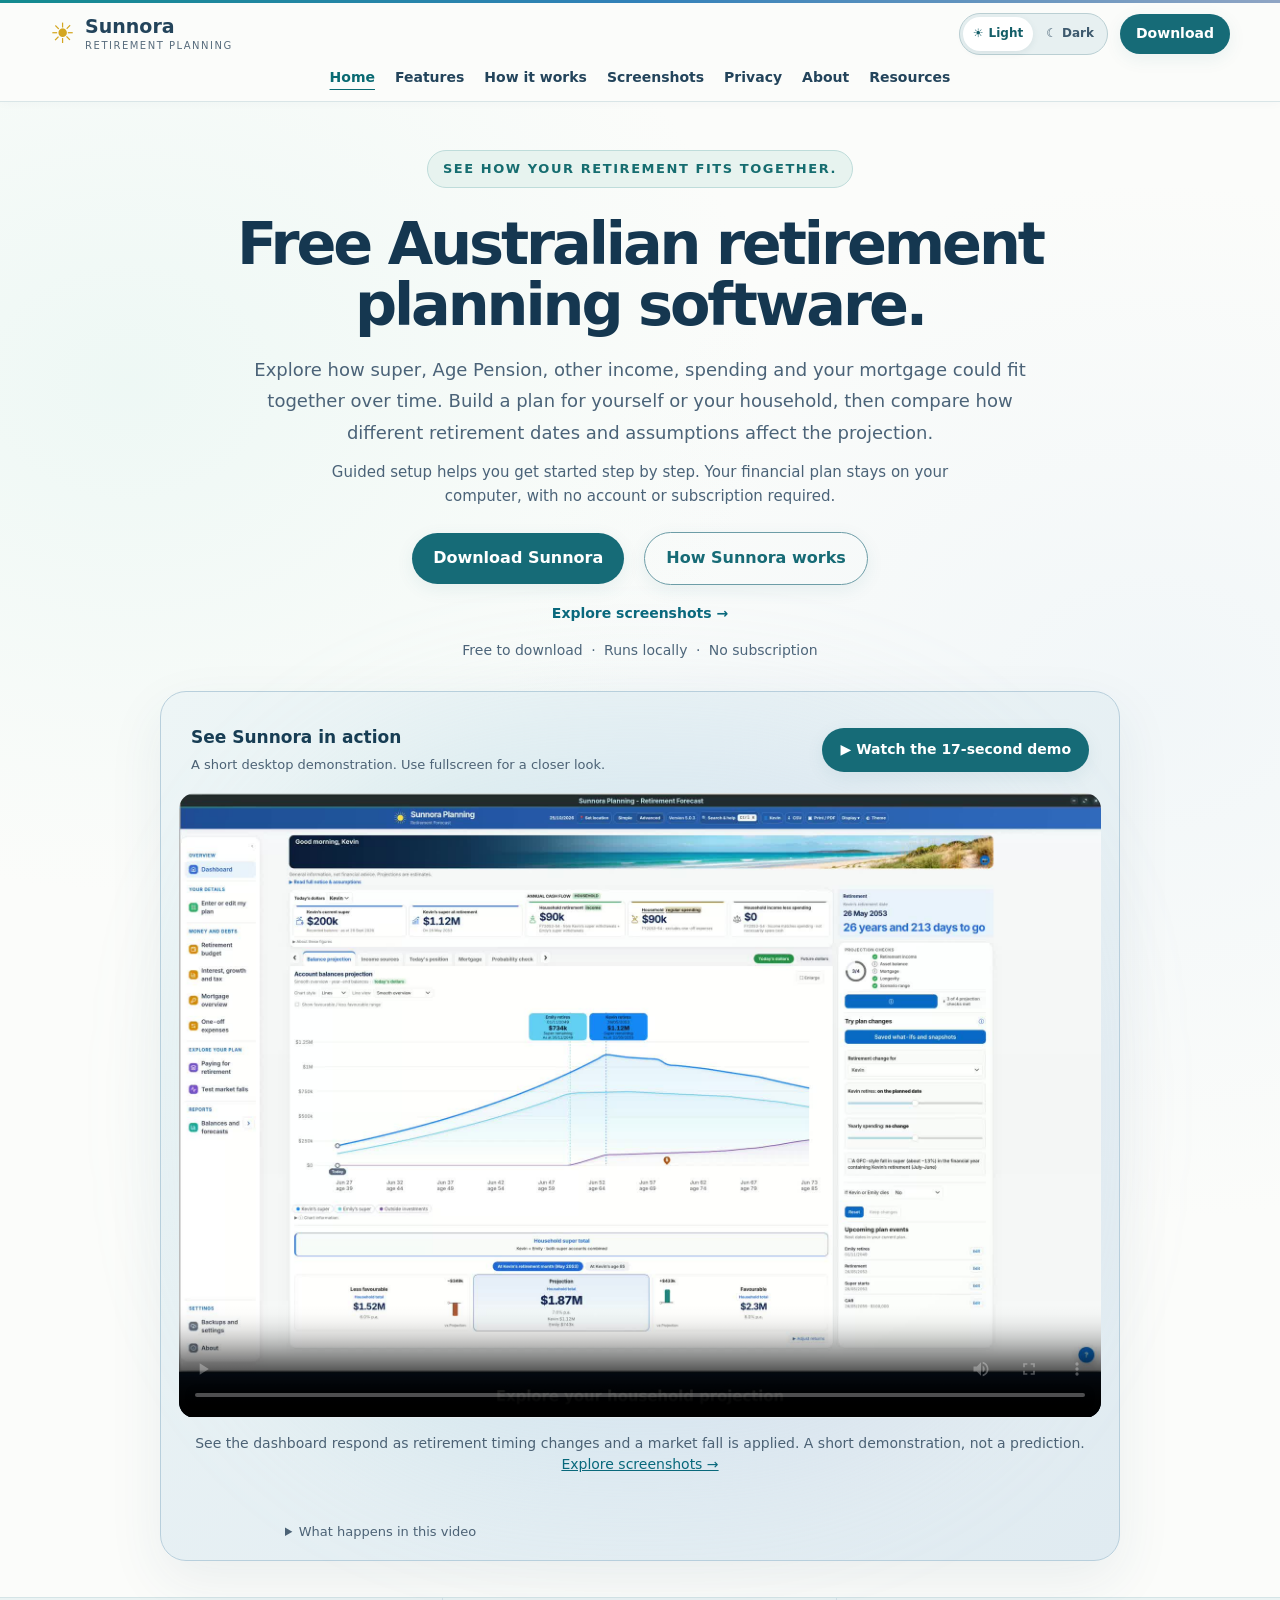
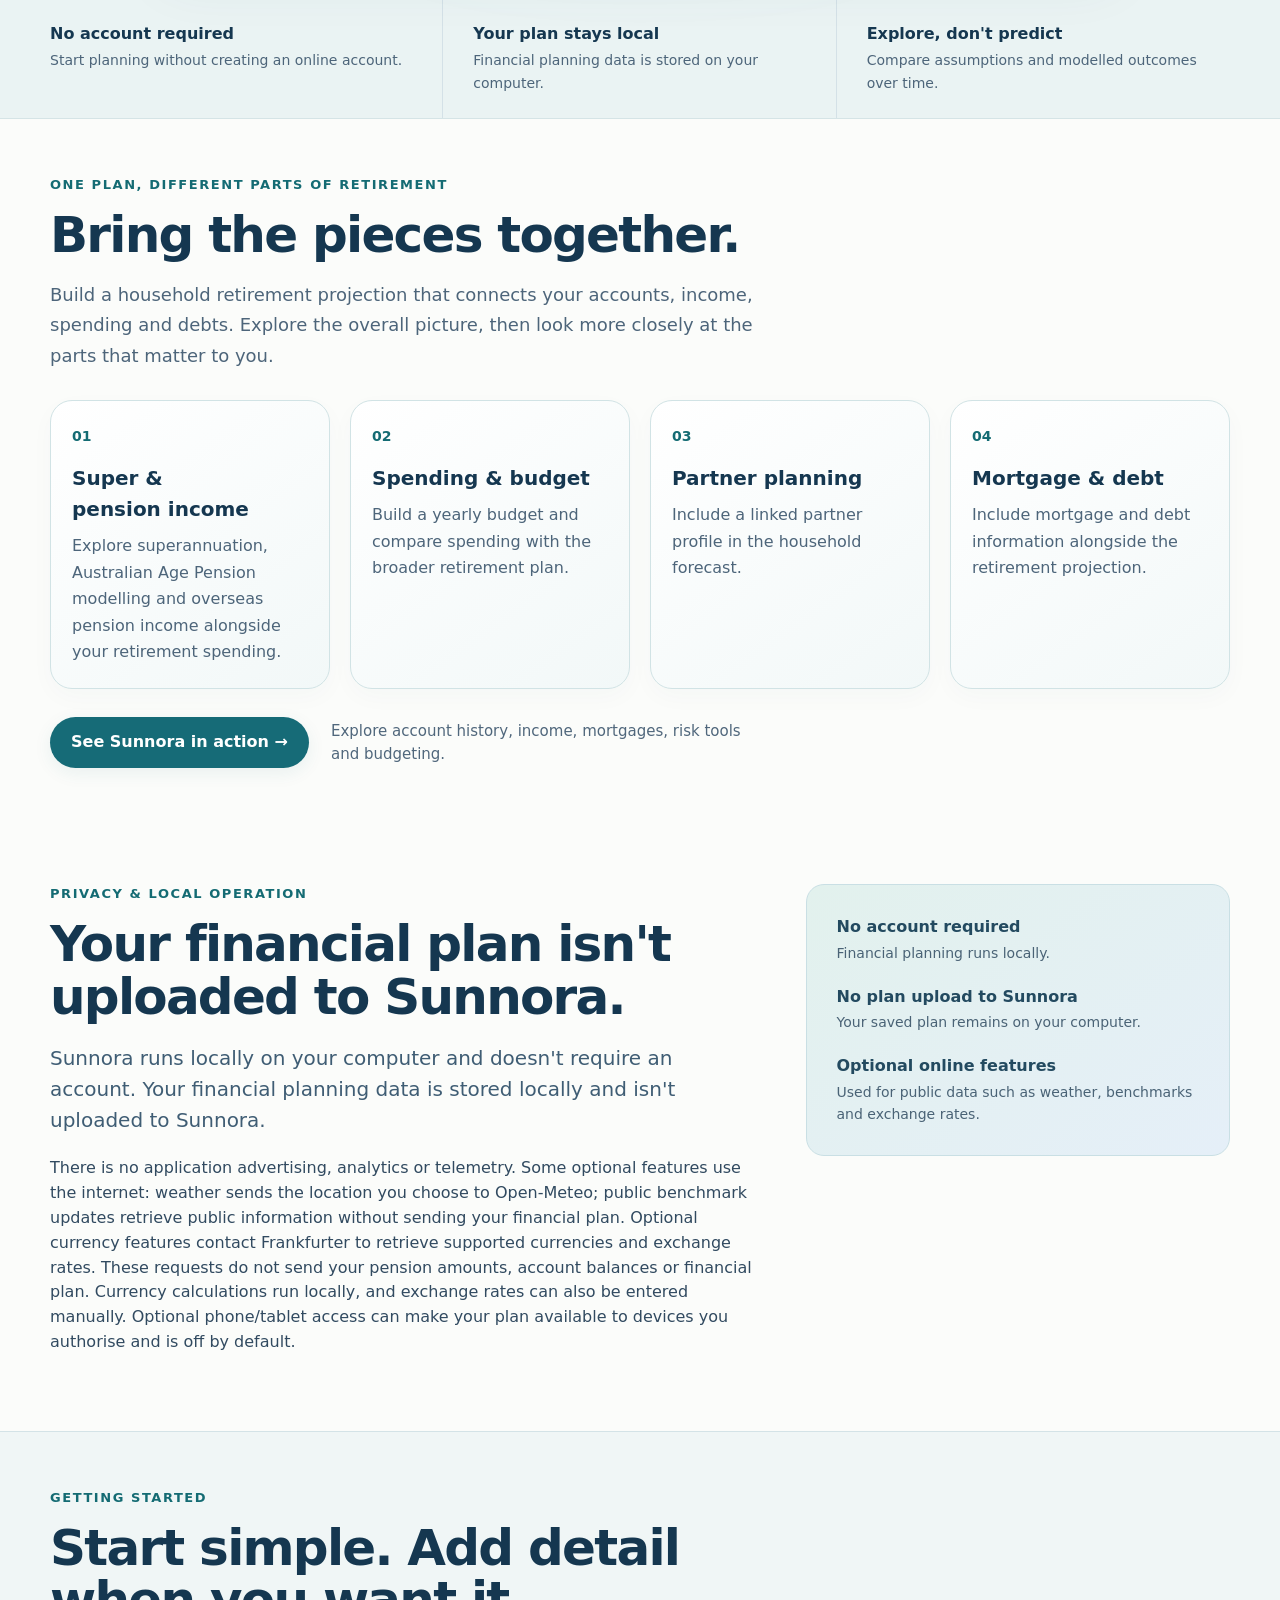
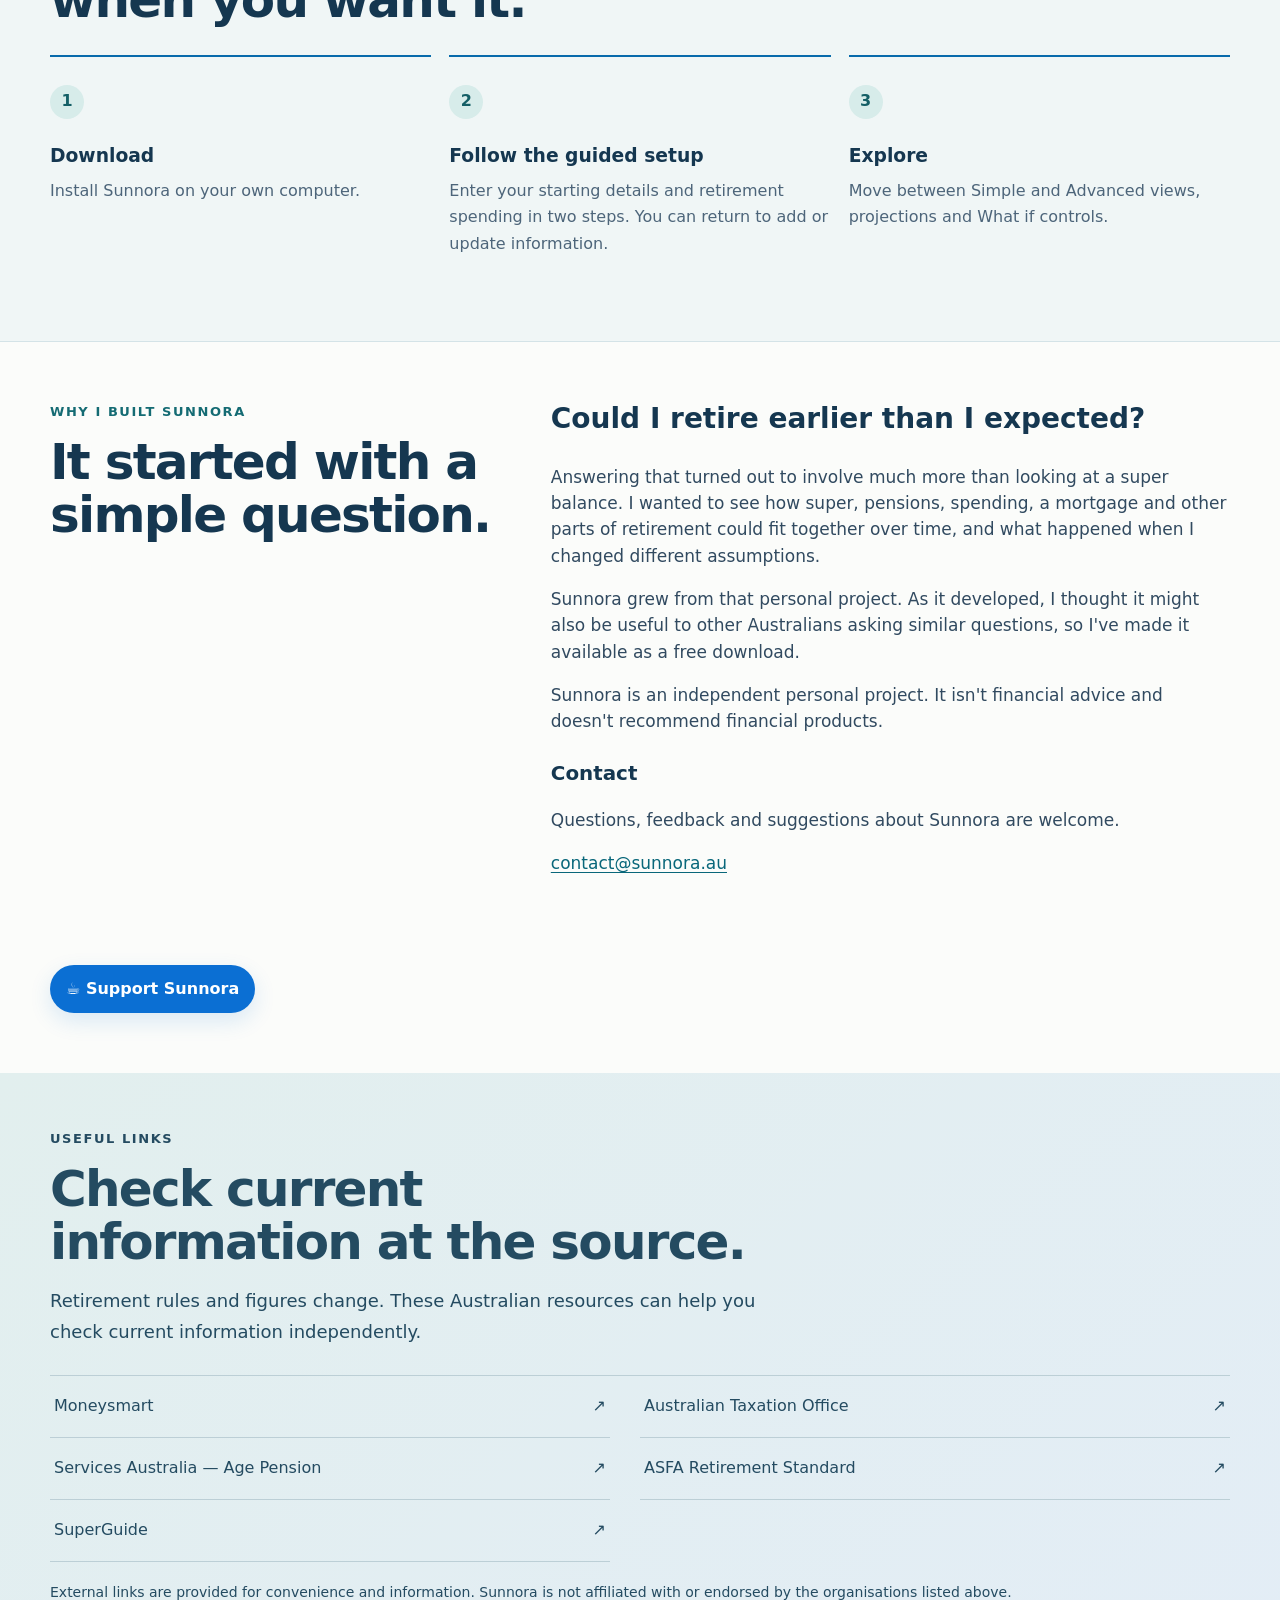
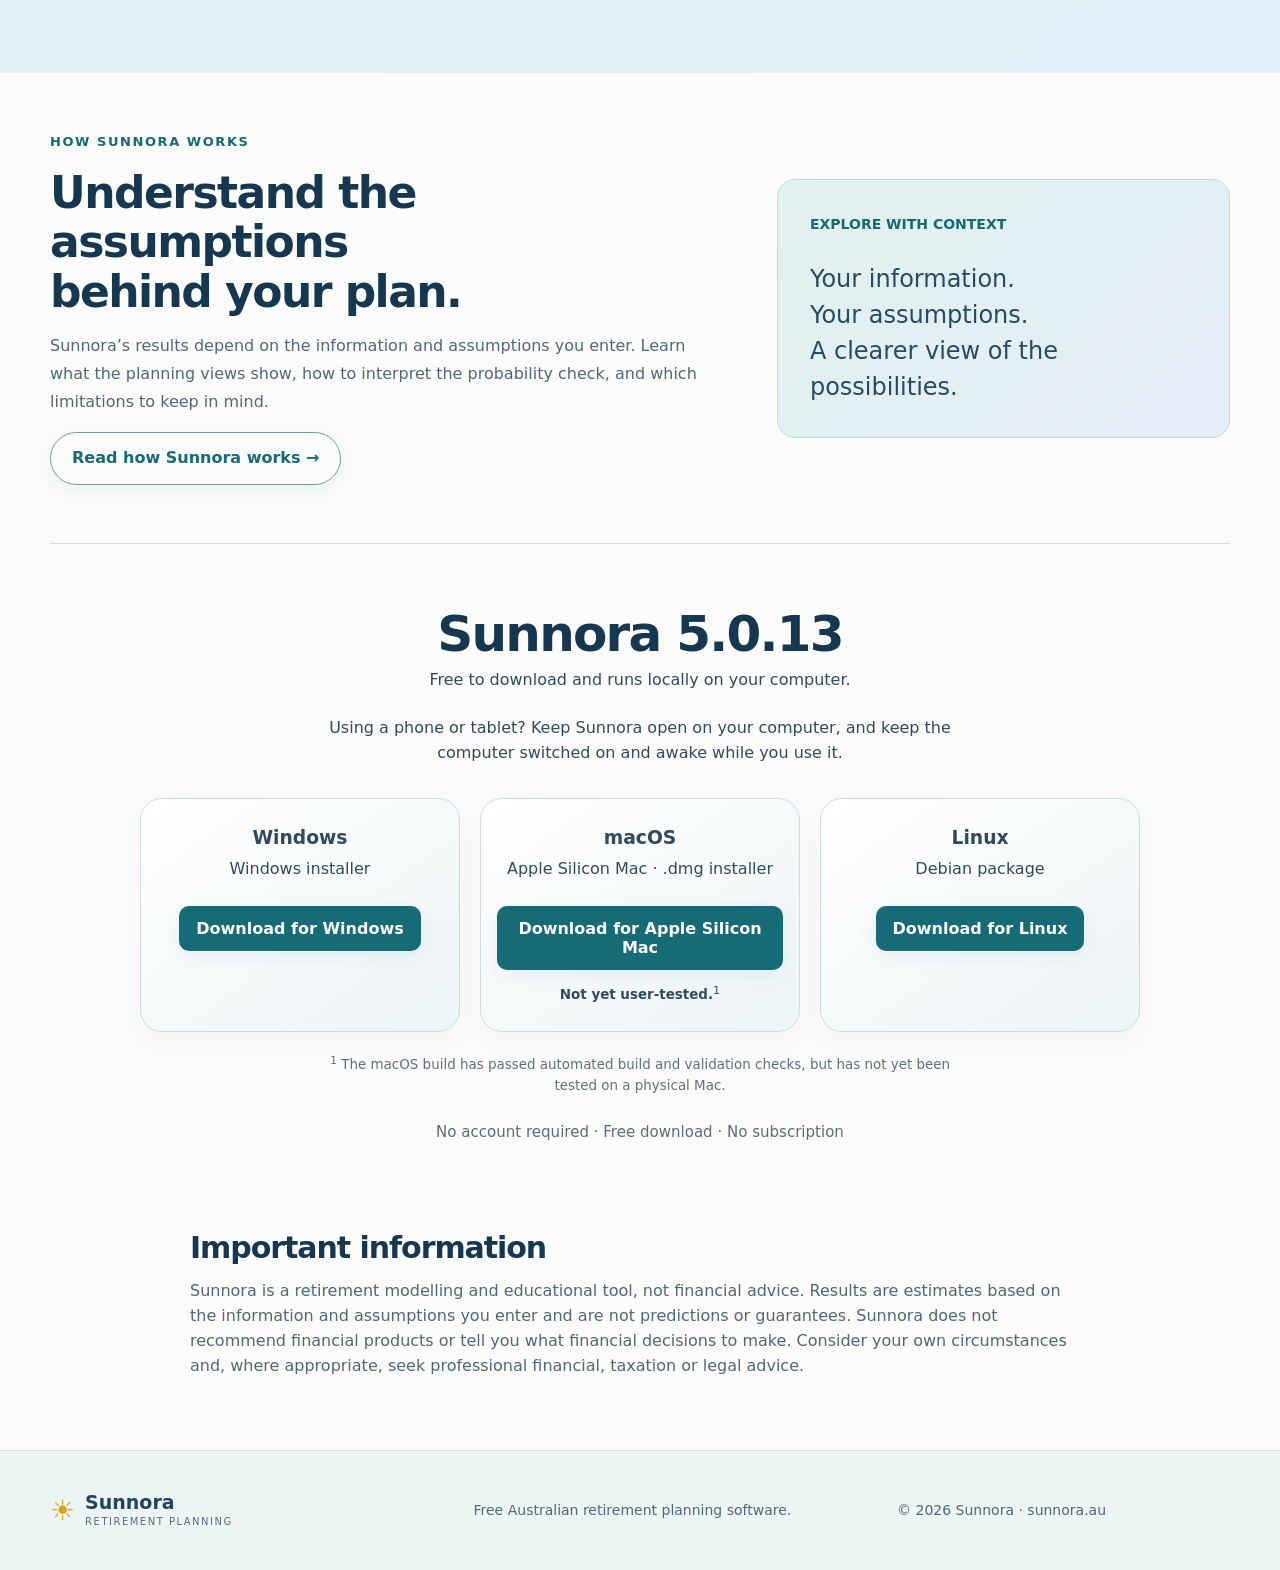
<file: index.html>
<!DOCTYPE html>

<html lang="en-AU">
<head>
<meta charset="utf-8"/>
<meta content="width=device-width,initial-scale=1" name="viewport"/>
<title>Sunnora — Free Australian Retirement Planner</title>
<link href="styles.css?v=5.0.2" rel="stylesheet"/>
<style>
.sunnora-support{margin-top:1.5rem}
.support-button{
  display:inline-flex;align-items:center;gap:.45rem;
  padding:.72rem 1rem;border-radius:999px;
  background:#0b6fd3;color:#fff;text-decoration:none;font-weight:700;
  box-shadow:0 8px 22px rgba(11,111,211,.14)
}
.support-button:hover{filter:brightness(.95);transform:translateY(-1px)}
.support-button:focus-visible{outline:3px solid rgba(11,111,211,.28);outline-offset:3px}
</style>
<style>
.download-actions{display:flex;flex-wrap:wrap;gap:.75rem;margin:1.15rem 0 .65rem}
.download-button{display:inline-flex;align-items:center;justify-content:center;padding:.8rem 1.05rem;border-radius:10px;background:#0b6fd3;color:#fff;text-decoration:none;font-weight:700;line-height:1.2}
.download-button:hover{filter:brightness(.95);transform:translateY(-1px)}
.download-button:focus-visible{outline:3px solid rgba(11,111,211,.28);outline-offset:3px}
.download-note{font-size:.92rem;opacity:.75;margin-top:.25rem}
@media(max-width:640px){.download-actions{flex-direction:column}.download-button{width:100%}}
</style>
<style>
.download-heading {
  text-align: center;
  margin-bottom: 2rem;
}

.download-heading h2 {
  margin-bottom: .45rem;
}

.download-heading p {
  margin: 0;
}

.download-grid {
  display: grid;
  grid-template-columns: repeat(3, 1fr);
  gap: 1.25rem;
  max-width: 1000px;
  margin: 0 auto 1.25rem;
}

.download-card {
  text-align: center;
  padding: 1.5rem 1rem;
  border: 1px solid #dbe5ef;
  border-radius: 14px;
  background: #fff;
}

.download-card h3 {
  margin: 0 0 .35rem;
}

.download-card > p {
  margin: 0 0 1rem;
}

.download-card .download-button {
  display: inline-flex;
  justify-content: center;
  align-items: center;
}

.mac-note {
  margin: .75rem 0 0 !important;
  font-size: .84rem;
}

.mac-footnote {
  max-width: 800px;
  margin: 1rem auto .6rem;
  text-align: center;
  font-size: .84rem;
  opacity: .78;
}

.download-summary {
  text-align: center;
  margin: .8rem 0 0;
  font-size: .94rem;
  opacity: .8;
}

@media (max-width: 760px) {
  .download-grid {
    grid-template-columns: 1fr;
  }

  .download-card {
    max-width: 420px;
    width: 100%;
    margin: 0 auto;
  }
}
</style>
<meta content="Free Australian retirement planning software with guided setup. Explore super, pensions, household spending and mortgages, with your financial plan stored locally." name="description"/>
<link href="preview.css" rel="stylesheet"/><script type="application/ld+json">
{
  "@context": "https://schema.org",
  "@type": "SoftwareApplication",
  "@id": "https://sunnora.au/#software",
  "name": "Sunnora",
  "url": "https://sunnora.au/",
  "applicationCategory": "FinanceApplication",
  "operatingSystem": [
    "Windows",
    "macOS (Apple Silicon)",
    "Linux (Debian-based)"
  ],
  "offers": {
    "@type": "Offer",
    "price": 0,
    "priceCurrency": "AUD"
  },
  "description": "Free Australian retirement planning software with guided setup. Explore super, Age Pension, household spending, mortgages and overseas pensions, with your financial plan stored locally and no account required.",
  "featureList": [
    "Guided setup",
    "Local financial plan storage",
    "No account required",
    "Superannuation and Australian Age Pension modelling",
    "Household and linked partner planning",
    "Retirement budgets",
    "Mortgage and debt modelling",
    "UK State Pension and other overseas pension income",
    "Retirement modelling works offline; optional online features retrieve public information"
  ]
}
</script><link href="https://sunnora.au/" rel="canonical"/><link href="favicon.svg" rel="icon" type="image/svg+xml"/><link href="sunnora-guide.css?v=1" rel="stylesheet"/><link href="appearance.css?v=1" rel="stylesheet"/><script src="appearance.js?v=1"></script></head>
<body class="short-home" data-theme="dusk">
<header class="site-header">
<a aria-label="Sunnora home" class="brand" href="#top"><span class="sun">☀</span><span><b>Sunnora</b><small>RETIREMENT PLANNING</small></span></a>
<nav aria-label="Main navigation"><a aria-current="page" href="index.html#top">Home</a><a href="#features">Features</a><a href="how-sunnora-works.html">How it works</a><a href="screenshots.html">Screenshots</a><a href="#privacy">Privacy</a><a href="#about">About</a><a href="#resources">Resources</a></nav>
<div aria-label="Colour theme" class="theme-picker" role="group"><button aria-pressed="false" data-choose-theme="light" type="button"><span aria-hidden="true">☀</span> Light</button><button aria-pressed="false" data-choose-theme="dark" type="button"><span aria-hidden="true">☾</span> Dark</button></div><a class="button small" href="#download">Download</a>
</header>
<main id="top">
<section class="hero wrap">
<div class="hero-copy">
<p class="eyebrow">See how your retirement fits together.</p>
<h1>Free Australian retirement planning software.</h1>
<div class="hero-summary">
<p class="lead">Explore how super, Age Pension, other income, spending and your mortgage could fit together over time. Build a plan for yourself or your household, then compare how different retirement dates and assumptions affect the projection.</p><p class="setup-note">Guided setup helps you get started step by step. Your financial plan stays on your computer, with no account or subscription required.</p>
<div class="actions"><a class="button" href="#download">Download Sunnora</a><a class="button secondary" href="how-sunnora-works.html">How Sunnora works</a></div><p class="screenshot-link"><a class="text-link" href="screenshots.html">Explore screenshots →</a></p>
<p class="facts">Free to download <span>·</span> Runs locally <span>·</span> No subscription</p>
</div>
</div>
<figure class="dashboard-overview"><div class="demo-toolbar"><div><strong>See Sunnora in action</strong><small>A short desktop demonstration. Use fullscreen for a closer look.</small></div><button aria-controls="dashboard-demo" class="button demo-play" type="button">▶ Watch the 17-second demo</button></div><video aria-describedby="dashboard-demo-caption" aria-label="Sunnora dashboard demonstration" class="dashboard-demo" controls="" height="1300" id="dashboard-demo" playsinline="" poster="assets/dashboard-demo-poster.jpg" preload="metadata" width="1920"><source src="assets/dashboard-demo-captioned.mp4" type="video/mp4"/><p>Your browser cannot play this video. <a href="assets/dashboard-demo-captioned.mp4">Download the dashboard demonstration</a>.</p></video><figcaption id="dashboard-demo-caption">See the dashboard respond as retirement timing changes and a market fall is applied. A short demonstration, not a prediction. <a href="screenshots.html">Explore screenshots →</a></figcaption><p aria-live="polite" class="demo-status" role="status"></p><details class="demo-transcript"><summary>What happens in this video</summary><ol><li>Explore the household balance projection and two retirement timelines.</li><li>Move the retirement timing control and see the projection update.</li><li>Reset the trial to return to the saved plan.</li><li>Apply a market fall and compare the changed projection.</li></ol></details></figure>
</section>
<section class="trust-strip">
<div class="wrap trust-grid"><div><strong>No account required</strong><span>Start planning without creating an online account.</span></div><div><strong>Your plan stays local</strong><span>Financial planning data is stored on your computer.</span></div><div><strong>Explore, don't predict</strong><span>Compare assumptions and modelled outcomes over time.</span></div></div>
</section>
<section class="section wrap" id="features">
<div class="section-heading"><p class="eyebrow">One plan, different parts of retirement</p><h2>Bring the pieces together.</h2><p>Build a household retirement projection that connects your accounts, income, spending and debts. Explore the overall picture, then look more closely at the parts that matter to you.</p></div>
<div class="feature-grid">
<article><span class="num">01</span><h3>Super &amp; pension income</h3><p>Explore superannuation, Australian Age Pension modelling and overseas pension income alongside your retirement spending.</p></article>
<article><span class="num">02</span><h3>Spending &amp; budget</h3><p>Build a yearly budget and compare spending with the broader retirement plan.</p></article>
<article><span class="num">03</span><h3>Partner planning</h3><p>Include a linked partner profile in the household forecast.</p></article>
<article><span class="num">04</span><h3>Mortgage &amp; debt</h3><p>Include mortgage and debt information alongside the retirement projection.</p></article>
</div>
<p class="gallery-invite"><a class="button" href="screenshots.html">See Sunnora in action →</a><span>Explore account history, income, mortgages, risk tools and budgeting.</span></p></section>
<section class="privacy wrap" id="privacy">
<div><p class="eyebrow">Privacy &amp; local operation</p><h2>Your financial plan isn't uploaded to Sunnora.</h2><p class="lead-small">Sunnora runs locally on your computer and doesn't require an account. Your financial planning data is stored locally and isn't uploaded to Sunnora.</p><p>There is no application advertising, analytics or telemetry. Some optional features use the internet: weather sends the location you choose to Open-Meteo; public benchmark updates retrieve public information without sending your financial plan. Optional currency features contact Frankfurter to retrieve supported currencies and exchange rates. These requests do not send your pension amounts, account balances or financial plan. Currency calculations run locally, and exchange rates can also be entered manually. Optional phone/tablet access can make your plan available to devices you authorise and is off by default.</p></div>
<aside><strong>No account required</strong><span>Financial planning runs locally.</span><strong>No plan upload to Sunnora</strong><span>Your saved plan remains on your computer.</span><strong>Optional online features</strong><span>Used for public data such as weather, benchmarks and exchange rates.</span></aside>
</section>
<section class="section getting-started">
<div class="wrap"><div class="section-heading"><p class="eyebrow">Getting started</p><h2>Start simple. Add detail when you want it.</h2></div><div class="steps"><article><b>1</b><h3>Download</h3><p>Install Sunnora on your own computer.</p></article><article><b>2</b><h3>Follow the guided setup</h3><p>Enter your starting details and retirement spending in two steps. You can return to add or update information.</p></article><article><b>3</b><h3>Explore</h3><p>Move between Simple and Advanced views, projections and What if controls.</p></article></div></div>
</section>
<section class="about wrap" id="about">
<div><p class="eyebrow">Why I built Sunnora</p><h2>It started with a simple question.</h2></div>
<div class="about-copy"><p class="question">Could I retire earlier than I expected?</p><p>Answering that turned out to involve much more than looking at a super balance. I wanted to see how super, pensions, spending, a mortgage and other parts of retirement could fit together over time, and what happened when I changed different assumptions.</p><p>Sunnora grew from that personal project. As it developed, I thought it might also be useful to other Australians asking similar questions, so I've made it available as a free download.</p><p>Sunnora is an independent personal project. It isn't financial advice and doesn't recommend financial products.</p>
<section aria-labelledby="contact-heading" class="about-contact">
<h3 id="contact-heading">Contact</h3>
<p>Questions, feedback and suggestions about Sunnora are welcome.</p>
<p><a href="mailto:contact@sunnora.au">contact@sunnora.au</a></p>
</section>
</div>
<div class="sunnora-support">
<a class="support-button" href="https://ko-fi.com/sunnora746176" rel="noopener noreferrer" target="_blank">☕ Support Sunnora</a>
</div>
</section>
<section class="resources section" id="resources"><div class="wrap"><div class="section-heading"><p class="eyebrow">Useful links</p><h2>Check current information at the source.</h2><p>Retirement rules and figures change. These Australian resources can help you check current information independently.</p></div><div class="resource-links"><a href="https://moneysmart.gov.au/" rel="noopener" target="_blank">Moneysmart <span>↗</span></a><a href="https://www.ato.gov.au/individuals-and-families/super-for-individuals-and-families" rel="noopener" target="_blank">Australian Taxation Office <span>↗</span></a><a href="https://www.servicesaustralia.gov.au/age-pension" rel="noopener" target="_blank">Services Australia — Age Pension <span>↗</span></a><a href="https://www.superannuation.asn.au/consumers/retirement-standard/" rel="noopener" target="_blank">ASFA Retirement Standard <span>↗</span></a><a href="https://www.superguide.com.au/" rel="noopener" target="_blank">SuperGuide <span>↗</span></a></div><p class="fine">External links are provided for convenience and information. Sunnora is not affiliated with or endorsed by the organisations listed above.</p></div></section>
<section aria-labelledby="method-heading" class="method-intro wrap"><div><p class="eyebrow">How Sunnora works</p><h2 id="method-heading">Understand the assumptions behind your plan.</h2><p>Sunnora’s results depend on the information and assumptions you enter. Learn what the planning views show, how to interpret the probability check, and which limitations to keep in mind.</p><a class="button secondary" href="how-sunnora-works.html">Read how Sunnora works →</a></div><aside><span class="num">EXPLORE WITH CONTEXT</span><p>Your information.<br/>Your assumptions.<br/>A clearer view of the possibilities.</p></aside></section><section class="download wrap" id="download">
<div class="download-heading">
<h2>Sunnora 5.0.13</h2>
<p>Free to download and runs locally on your computer.</p><p>Using a phone or tablet? Keep Sunnora open on your computer, and keep the computer switched on and awake while you use it.</p>
</div>
<div class="download-grid">
<div class="download-card">
<h3>Windows</h3>
<p>Windows installer</p>
<a class="download-button" href="https://github.com/Sunnora/Sunnora-Website/releases/download/latest/Sunnora.Retirement.Planner.Setup.exe">
        Download for Windows
      </a>
</div>
<div class="download-card">
<h3>macOS</h3>
<p>Apple Silicon Mac · .dmg installer</p>
<a class="download-button" href="https://github.com/Sunnora/Sunnora-Website/releases/download/latest/Sunnora.Retirement.Planner.dmg">Download for Apple Silicon Mac</a>
<p class="mac-note"><strong>Not yet user-tested.</strong><sup>1</sup></p>
</div>
<div class="download-card">
<h3>Linux</h3>
<p>Debian package</p>
<a class="download-button" href="https://github.com/Sunnora/Sunnora-Website/releases/download/latest/sunnora-retirement-planner_5.0.13_all.deb">
        Download for Linux
      </a>
</div>
</div>
<p class="mac-footnote">
<sup>1</sup> The macOS build has passed automated build and validation checks,
    but has not yet been tested on a physical Mac.
  </p>
<p class="download-summary">
    No account required · Free download · No subscription
  </p>
</section>
<section class="important wrap" id="important"><h2>Important information</h2><p>Sunnora is a retirement modelling and educational tool, not financial advice. Results are estimates based on the information and assumptions you enter and are not predictions or guarantees. Sunnora does not recommend financial products or tell you what financial decisions to make. Consider your own circumstances and, where appropriate, seek professional financial, taxation or legal advice.</p></section>
</main>
<footer><div class="wrap footer-grid"><div class="brand footer-brand"><span class="sun">☀</span><span><b>Sunnora</b><small>RETIREMENT PLANNING</small></span></div><p>Free Australian retirement planning software.</p><p class="fine">© 2026 Sunnora · sunnora.au</p></div></footer>
<script defer="" src="preview.js"></script></body>
</html>
</file>
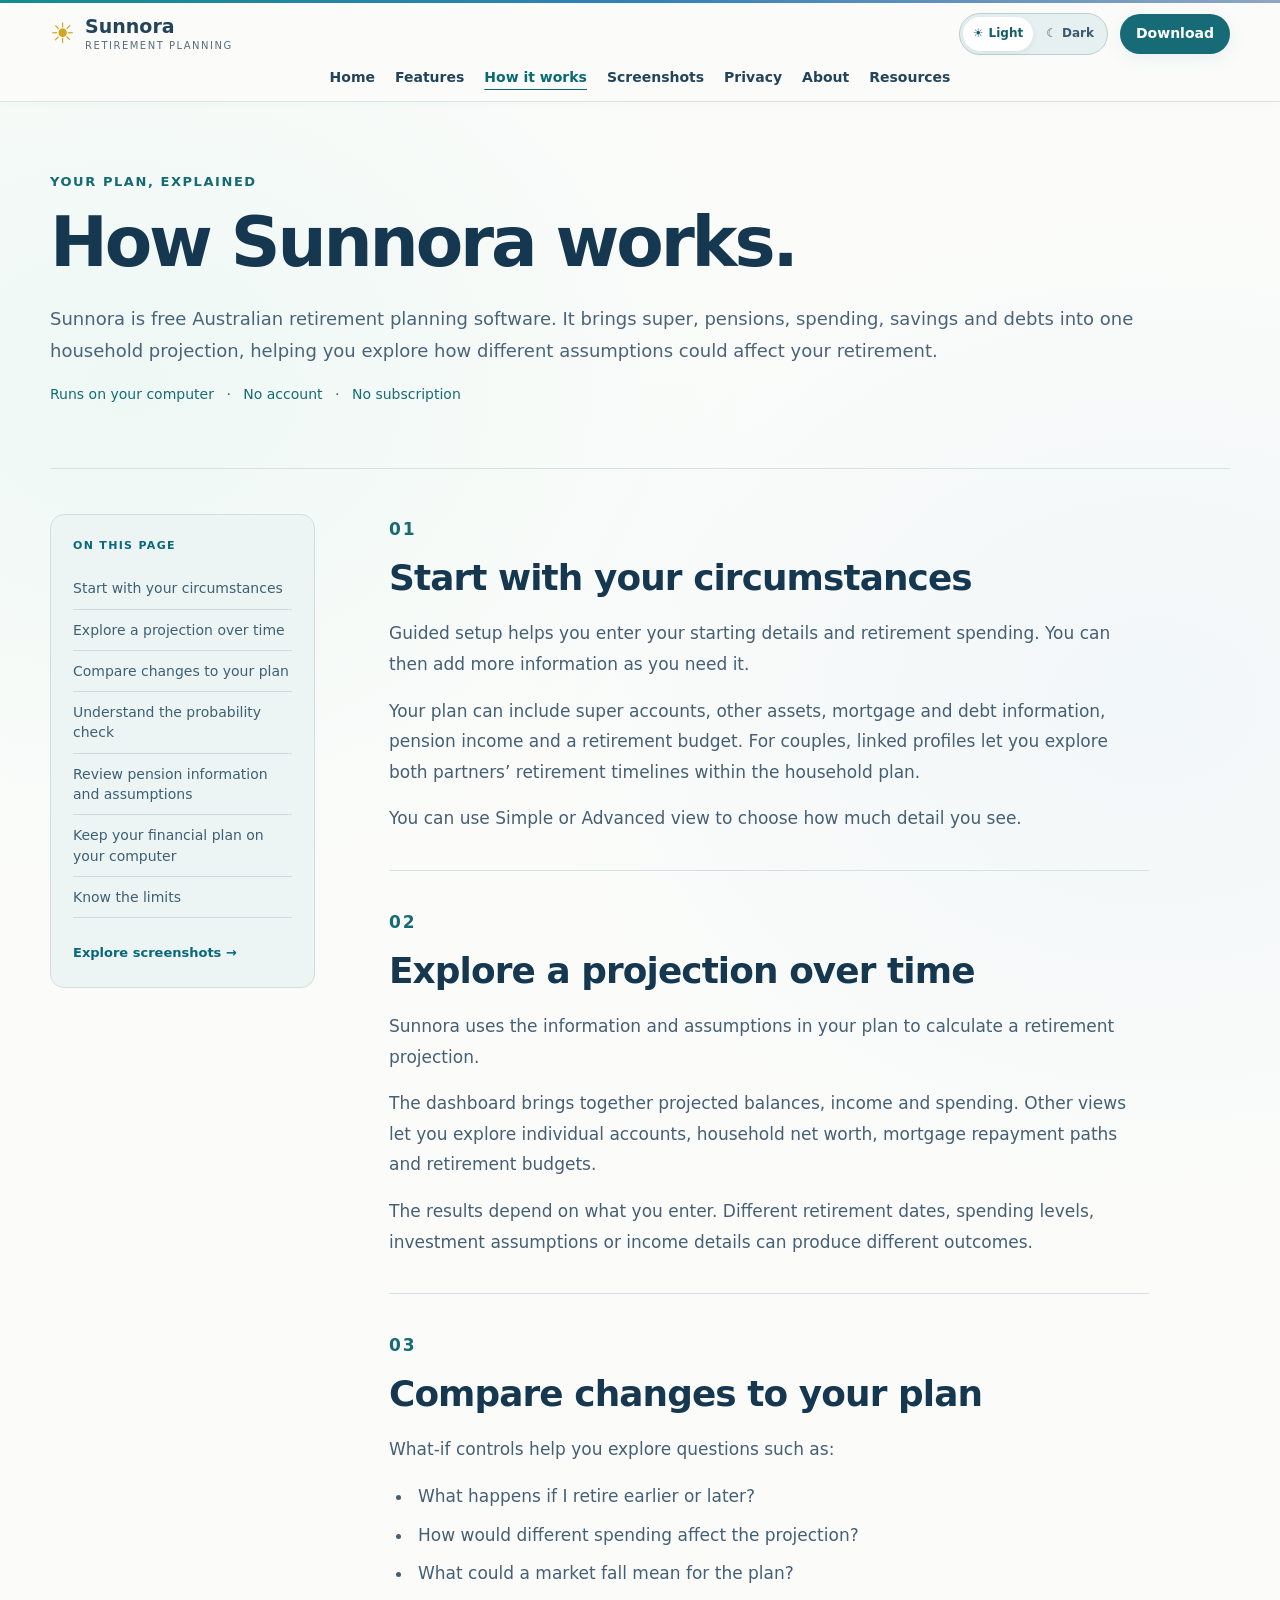
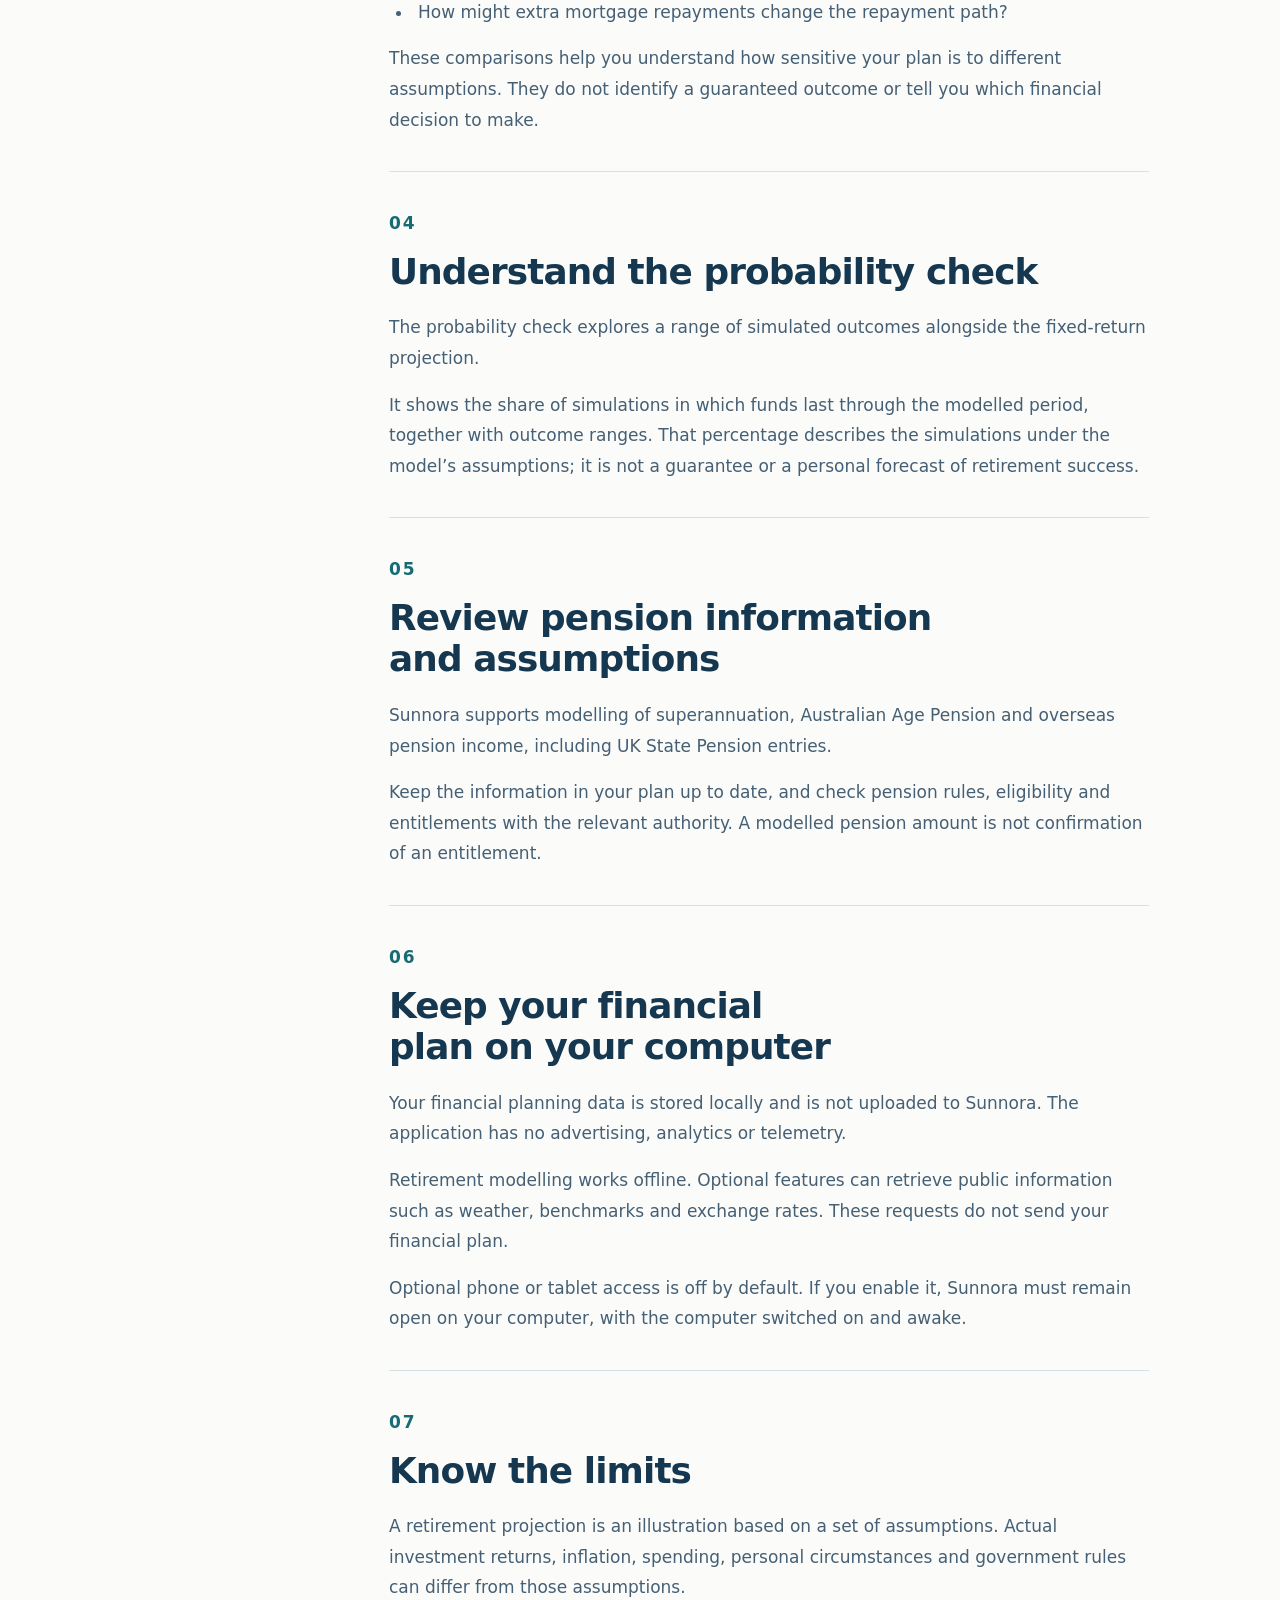
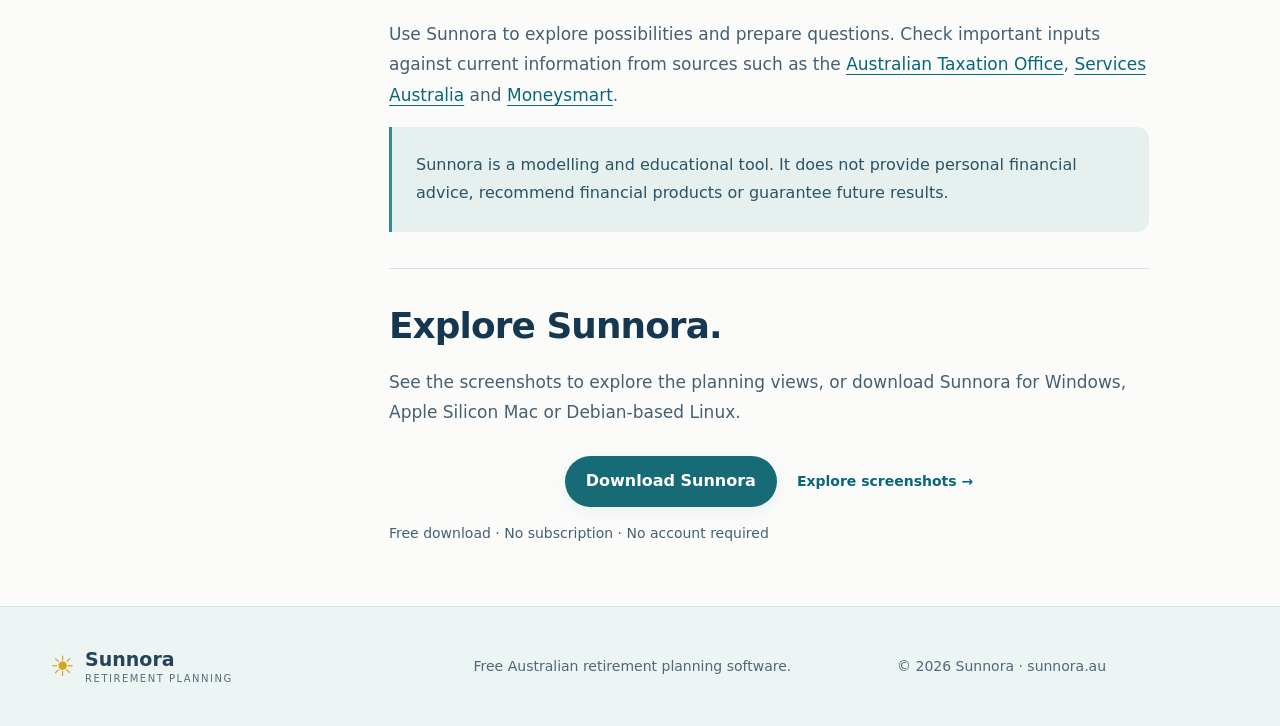
<file: how-sunnora-works.html>
<!DOCTYPE html>

<html lang="en-AU"><head><meta charset="utf-8"/><meta content="width=device-width,initial-scale=1" name="viewport"/><title>How Sunnora works — Free Australian Retirement Planner</title><meta content="Learn how Sunnora brings retirement accounts, income, spending and assumptions into a household projection, with your financial plan stored locally." name="description"/><link href="styles.css?v=5.0.2" rel="stylesheet"/><link href="preview.css" rel="stylesheet"/><link href="favicon.svg" rel="icon" type="image/svg+xml"/><link href="sunnora-guide.css?v=1" rel="stylesheet"/><link href="https://sunnora.au/how-sunnora-works.html" rel="canonical"/><link href="appearance.css?v=1" rel="stylesheet"/><script src="appearance.js?v=1"></script></head><body class="works-page" data-theme="dusk"><header class="site-header">
<a aria-label="Sunnora home" class="brand" href="index.html#top"><span class="sun">☀</span><span><b>Sunnora</b><small>RETIREMENT PLANNING</small></span></a>
<nav aria-label="Main navigation"><a href="index.html#top">Home</a><a href="index.html#features">Features</a><a aria-current="page" href="how-sunnora-works.html">How it works</a><a href="screenshots.html">Screenshots</a><a href="index.html#privacy">Privacy</a><a href="index.html#about">About</a><a href="index.html#resources">Resources</a></nav>
<div aria-label="Colour theme" class="theme-picker" role="group"><button aria-pressed="false" data-choose-theme="light" type="button"><span aria-hidden="true">☀</span> Light</button><button aria-pressed="false" data-choose-theme="dark" type="button"><span aria-hidden="true">☾</span> Dark</button></div><a class="button small" href="index.html#download">Download</a>
</header><main id="top"><section class="works-intro wrap"><p class="eyebrow">Your plan, explained</p><h1>How Sunnora works.</h1><p class="lead">Sunnora is free Australian retirement planning software. It brings super, pensions, spending, savings and debts into one household projection, helping you explore how different assumptions could affect your retirement.</p><p class="intro-facts">Runs on your computer <span>·</span> No account <span>·</span> No subscription</p></section><div class="works-layout wrap"><aside class="contents"><p class="eyebrow">On this page</p><nav aria-label="On this page"><a href="#start">Start with your circumstances</a><a href="#projection">Explore a projection over time</a><a href="#compare">Compare changes to your plan</a><a href="#probability">Understand the probability check</a><a href="#pensions">Review pension information and assumptions</a><a href="#privacy">Keep your financial plan on your computer</a><a href="#limits">Know the limits</a></nav><a class="text-link" href="screenshots.html">Explore screenshots →</a></aside><article class="explain-copy"><section class="explain-section" id="start"><p class="eyebrow">01</p><h2>Start with your circumstances</h2><p>Guided setup helps you enter your starting details and retirement spending. You can then add more information as you need it.</p><p>Your plan can include super accounts, other assets, mortgage and debt information, pension income and a retirement budget. For couples, linked profiles let you explore both partners’ retirement timelines within the household plan.</p><p>You can use Simple or Advanced view to choose how much detail you see.</p></section><section class="explain-section" id="projection"><p class="eyebrow">02</p><h2>Explore a projection over time</h2><p>Sunnora uses the information and assumptions in your plan to calculate a retirement projection.</p><p>The dashboard brings together projected balances, income and spending. Other views let you explore individual accounts, household net worth, mortgage repayment paths and retirement budgets.</p><p>The results depend on what you enter. Different retirement dates, spending levels, investment assumptions or income details can produce different outcomes.</p></section><section class="explain-section" id="compare"><p class="eyebrow">03</p><h2>Compare changes to your plan</h2><p>What-if controls help you explore questions such as:</p><ul><li>What happens if I retire earlier or later?</li><li>How would different spending affect the projection?</li><li>What could a market fall mean for the plan?</li><li>How might extra mortgage repayments change the repayment path?</li></ul><p>These comparisons help you understand how sensitive your plan is to different assumptions. They do not identify a guaranteed outcome or tell you which financial decision to make.</p></section><section class="explain-section" id="probability"><p class="eyebrow">04</p><h2>Understand the probability check</h2><p>The probability check explores a range of simulated outcomes alongside the fixed-return projection.</p><p>It shows the share of simulations in which funds last through the modelled period, together with outcome ranges. That percentage describes the simulations under the model’s assumptions; it is not a guarantee or a personal forecast of retirement success.</p></section><section class="explain-section" id="pensions"><p class="eyebrow">05</p><h2>Review pension information and assumptions</h2><p>Sunnora supports modelling of superannuation, Australian Age Pension and overseas pension income, including UK State Pension entries.</p><p>Keep the information in your plan up to date, and check pension rules, eligibility and entitlements with the relevant authority. A modelled pension amount is not confirmation of an entitlement.</p></section><section class="explain-section" id="privacy"><p class="eyebrow">06</p><h2>Keep your financial plan on your computer</h2><p>Your financial planning data is stored locally and is not uploaded to Sunnora. The application has no advertising, analytics or telemetry.</p><p>Retirement modelling works offline. Optional features can retrieve public information such as weather, benchmarks and exchange rates. These requests do not send your financial plan.</p><p>Optional phone or tablet access is off by default. If you enable it, Sunnora must remain open on your computer, with the computer switched on and awake.</p></section><section class="explain-section" id="limits"><p class="eyebrow">07</p><h2>Know the limits</h2><p>A retirement projection is an illustration based on a set of assumptions. Actual investment returns, inflation, spending, personal circumstances and government rules can differ from those assumptions.</p><p>Use Sunnora to explore possibilities and prepare questions. Check important inputs against current information from sources such as the <a href="https://www.ato.gov.au/">Australian Taxation Office</a>, <a href="https://www.servicesaustralia.gov.au/age-pension">Services Australia</a> and <a href="https://moneysmart.gov.au/">Moneysmart</a>.</p><div class="limit-note">Sunnora is a modelling and educational tool. It does not provide personal financial advice, recommend financial products or guarantee future results.</div></section><section class="explain-section works-download" id="explore"><h2>Explore Sunnora.</h2><p>See the screenshots to explore the planning views, or download Sunnora for Windows, Apple Silicon Mac or Debian-based Linux.</p><div class="actions"><a class="button" href="index.html#download">Download Sunnora</a><a class="text-link" href="screenshots.html">Explore screenshots →</a></div><p class="facts">Free download · No subscription · No account required</p></section></article></div></main><footer><div class="wrap footer-grid"><div class="brand footer-brand"><span class="sun">☀</span><span><b>Sunnora</b><small>RETIREMENT PLANNING</small></span></div><p>Free Australian retirement planning software.</p><p class="fine">© 2026 Sunnora · sunnora.au</p></div></footer><script defer="" src="preview.js"></script></body></html>
</file>
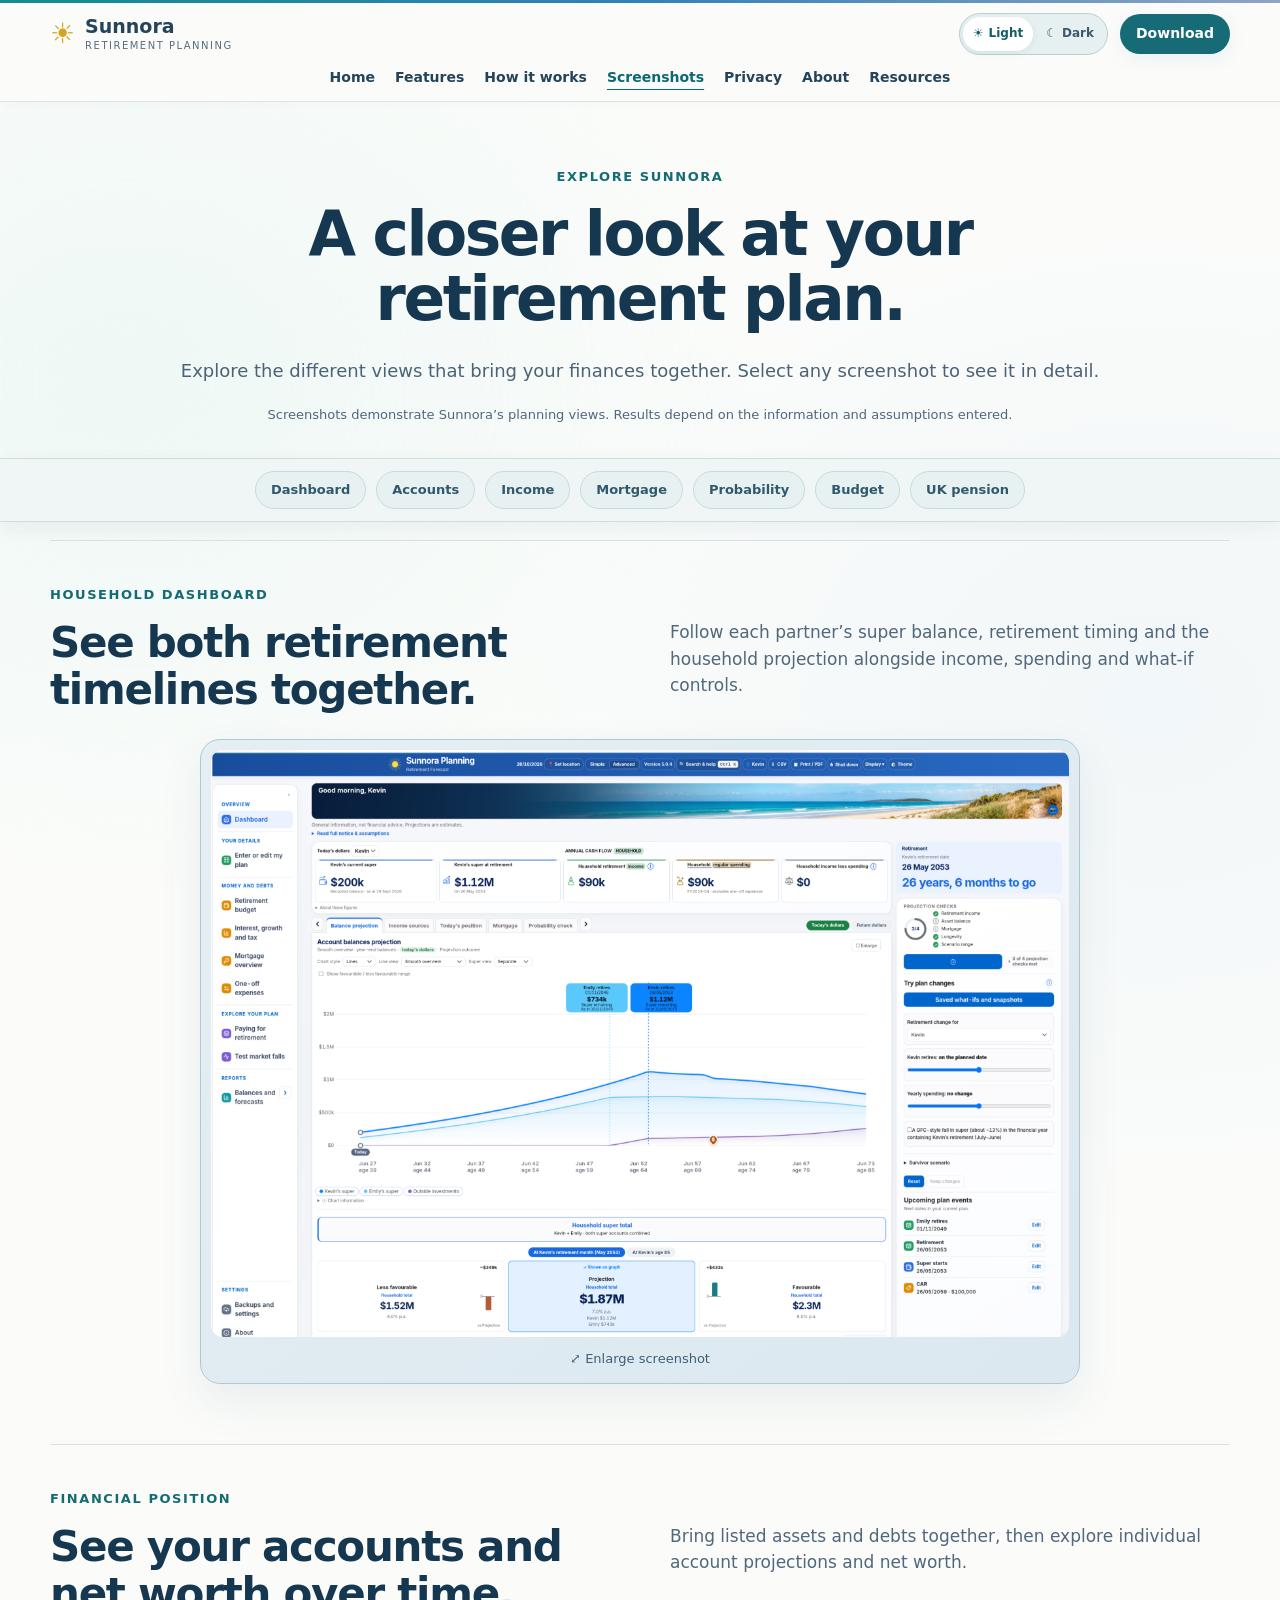
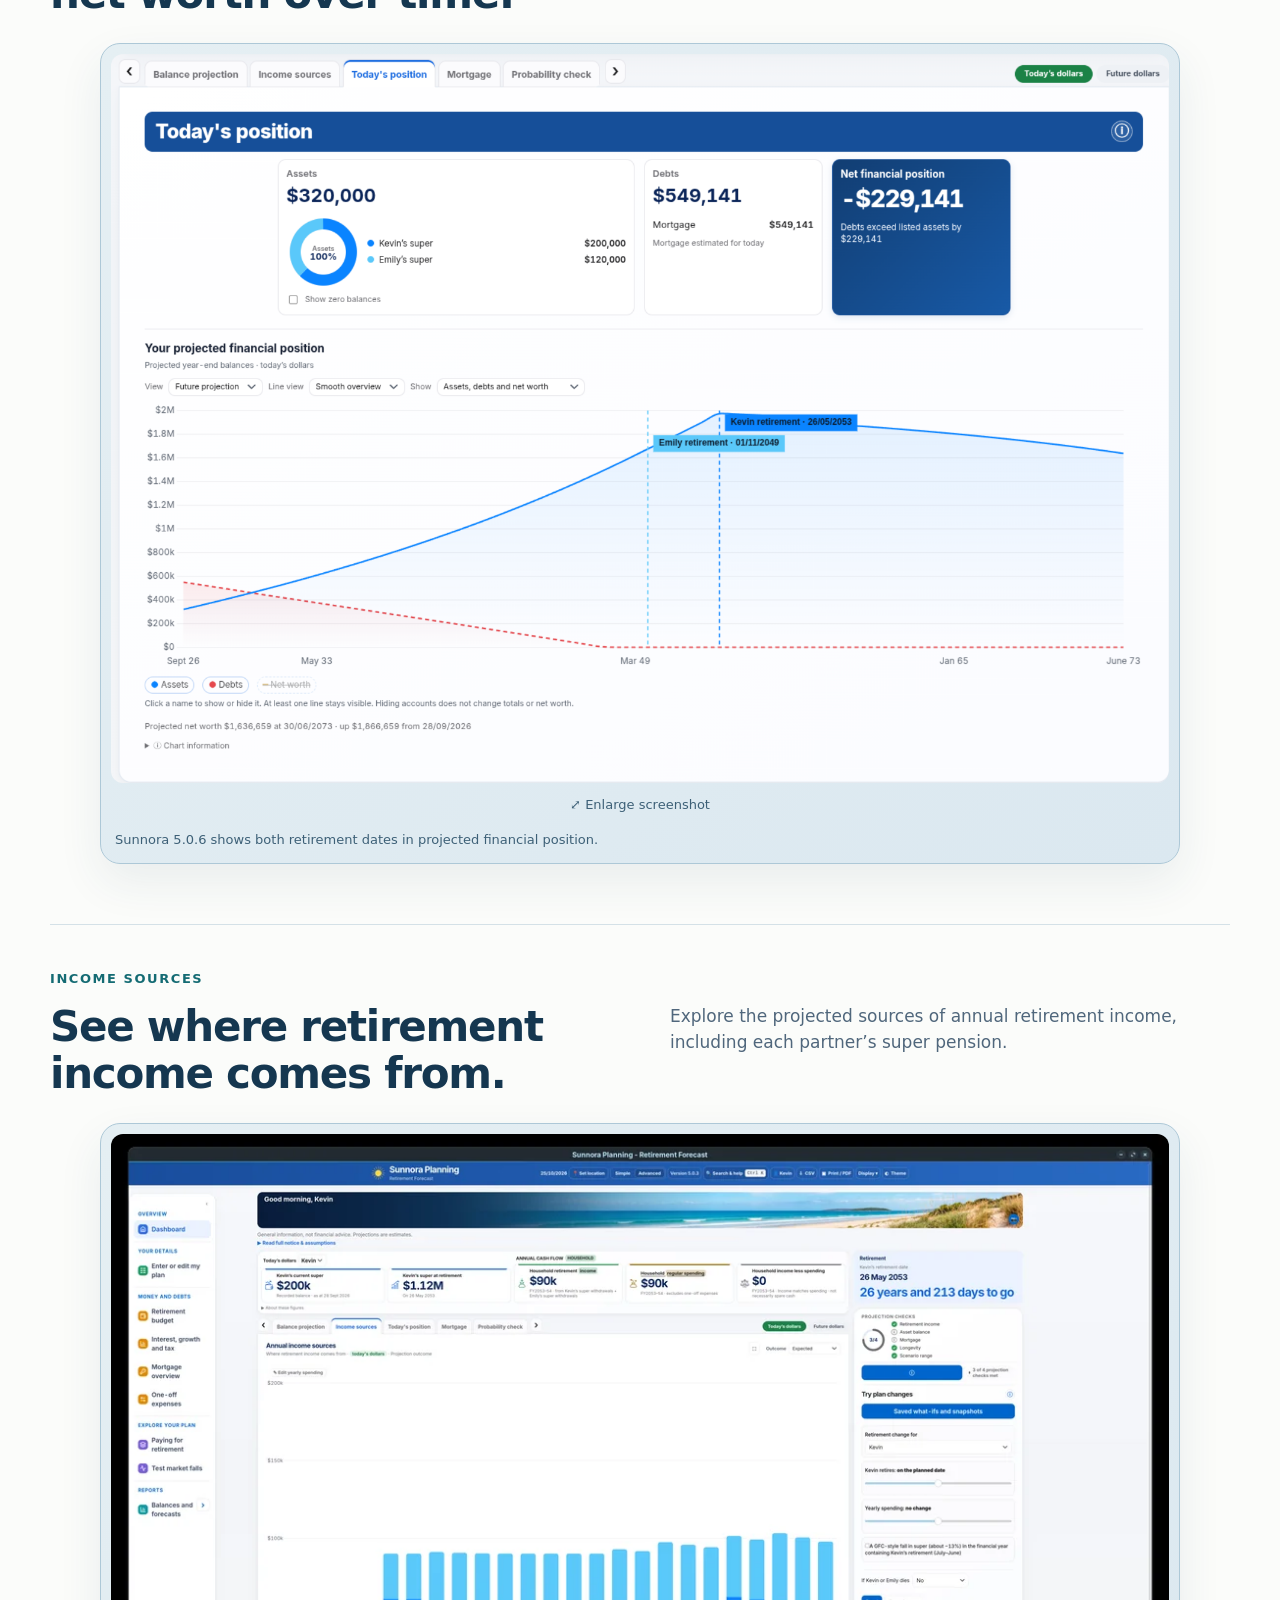
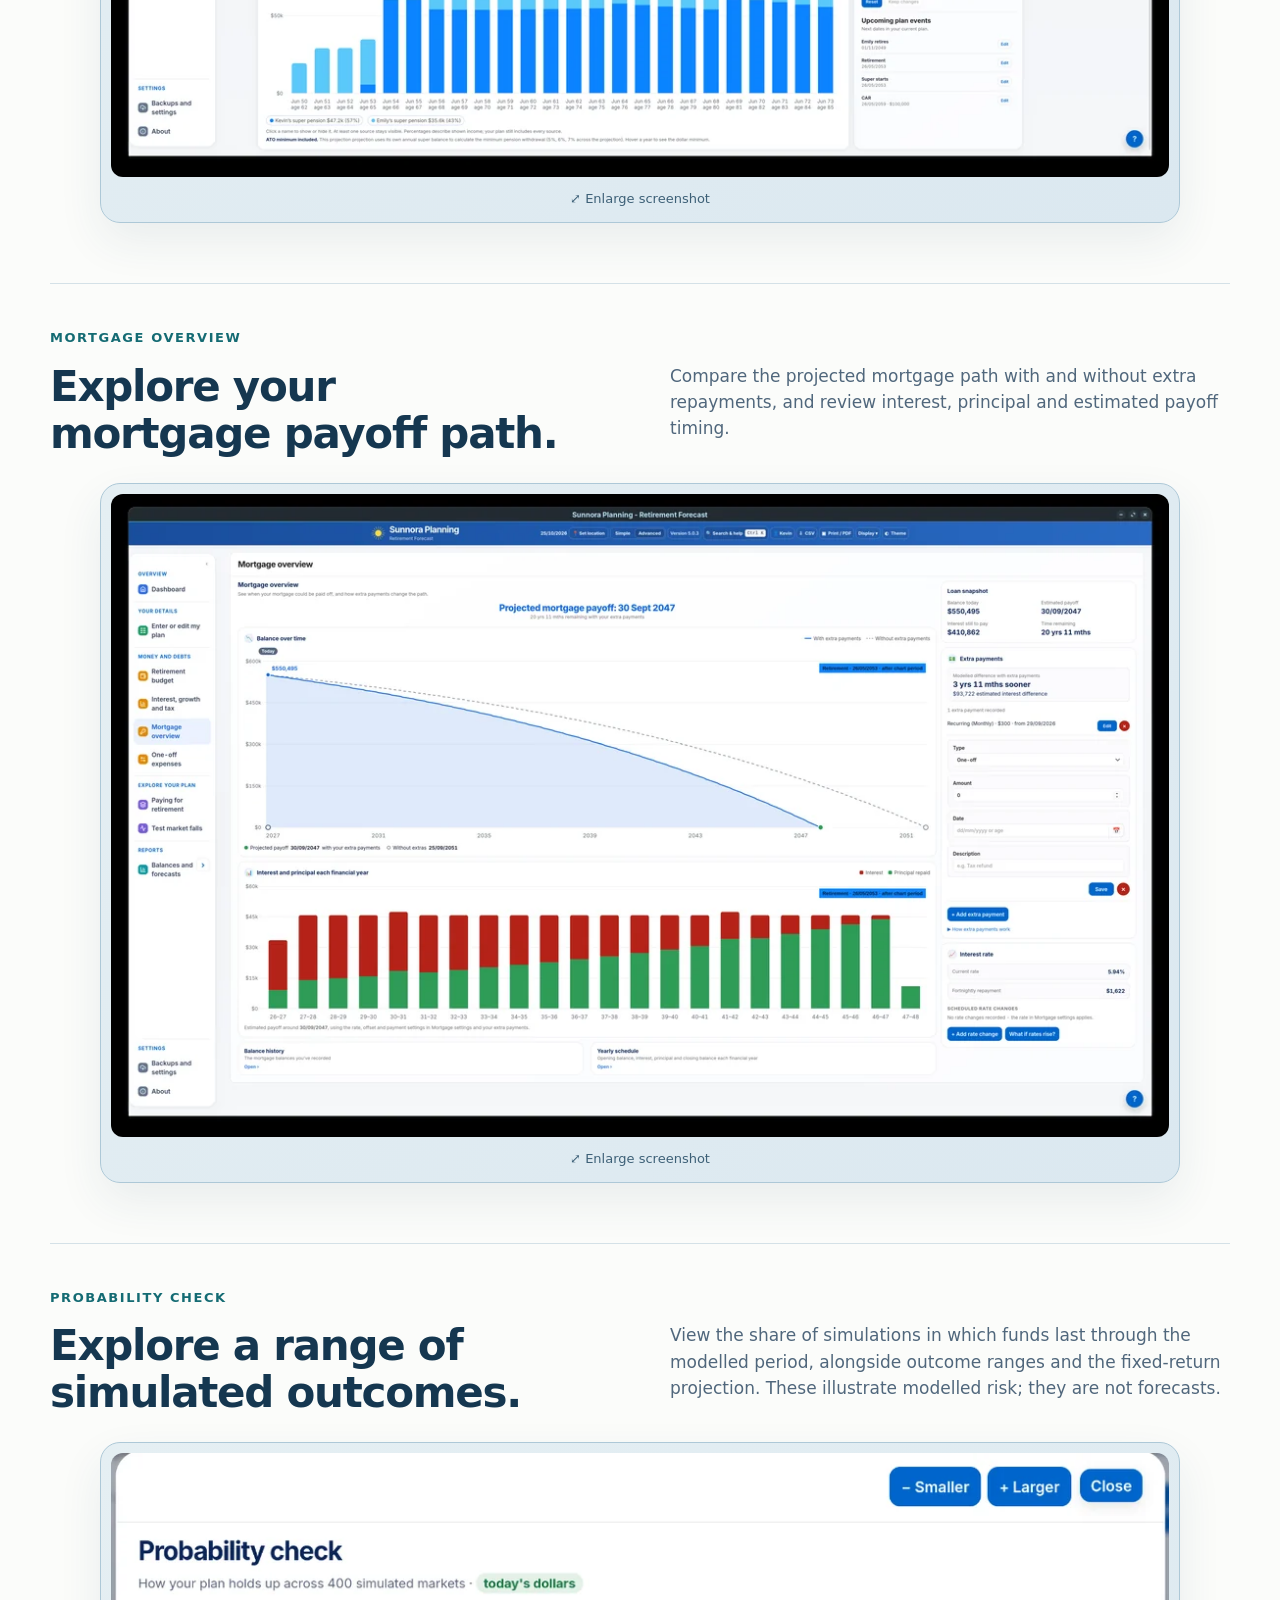
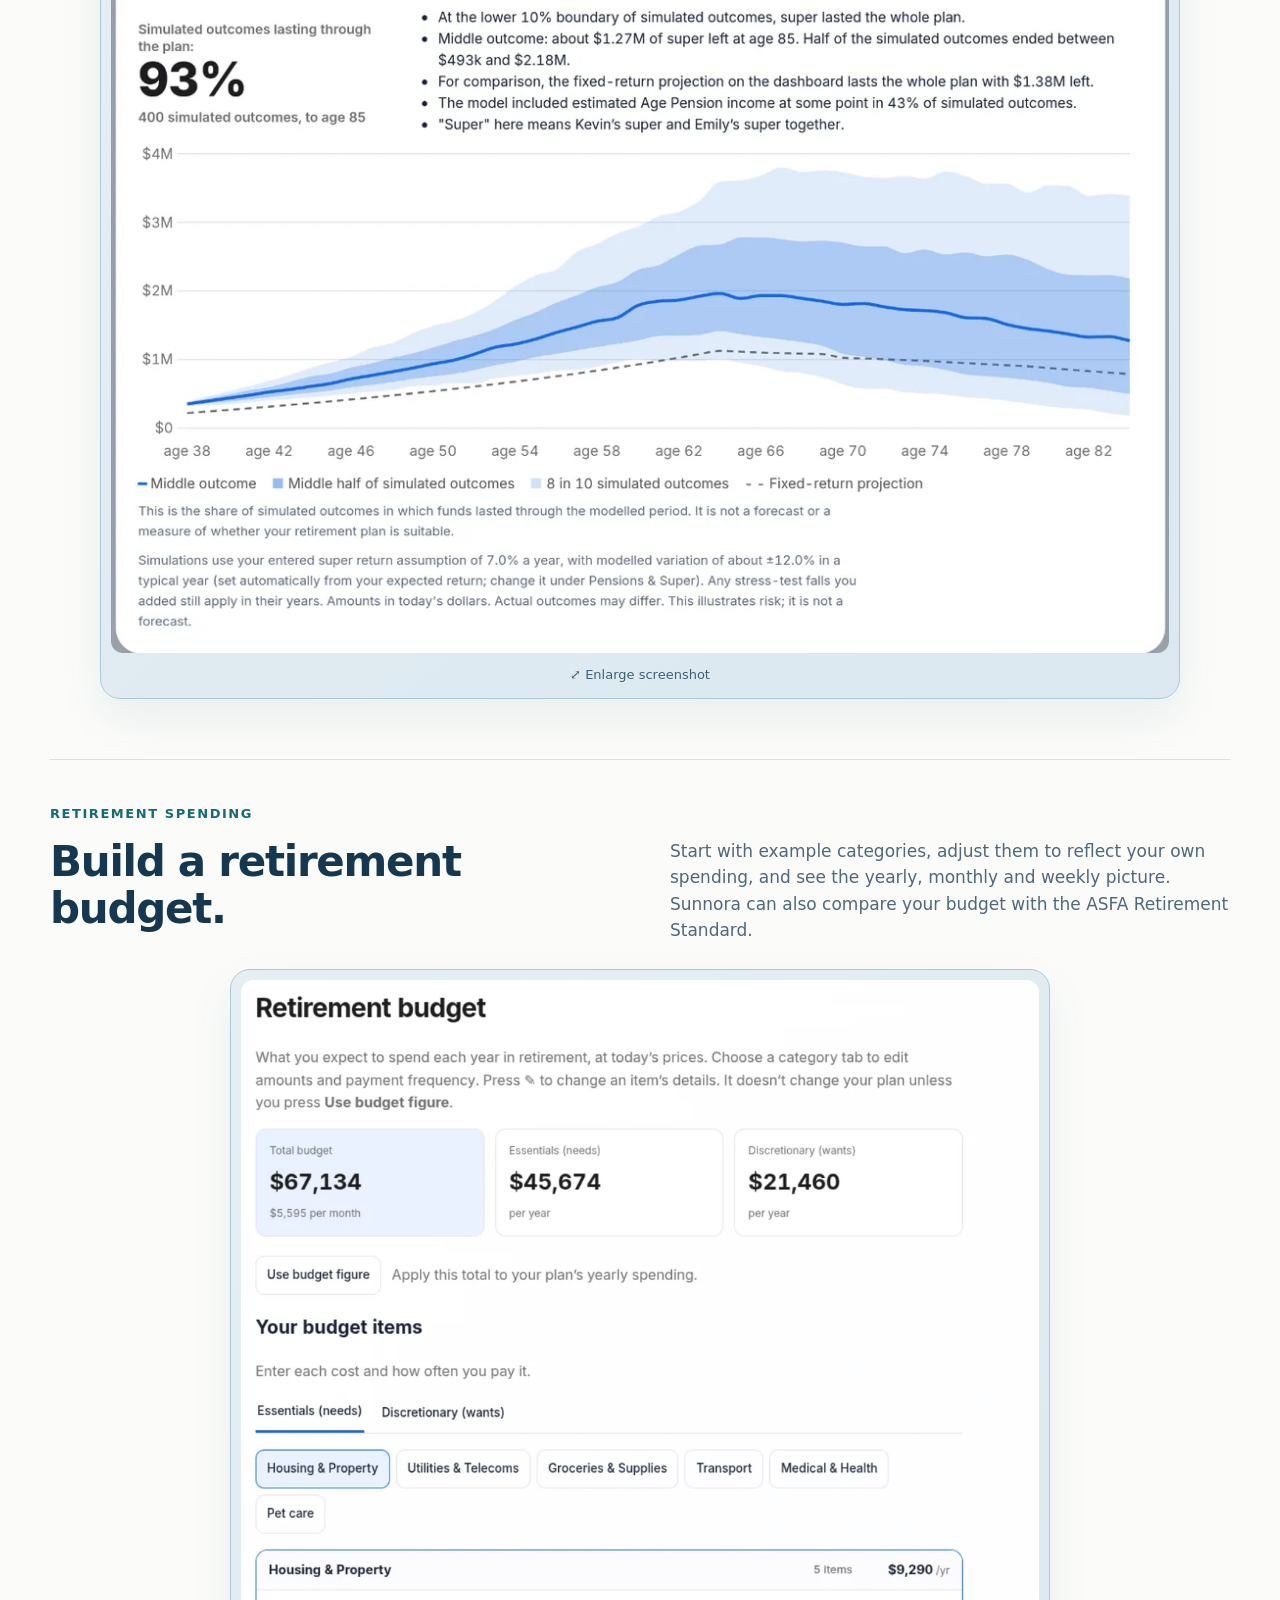
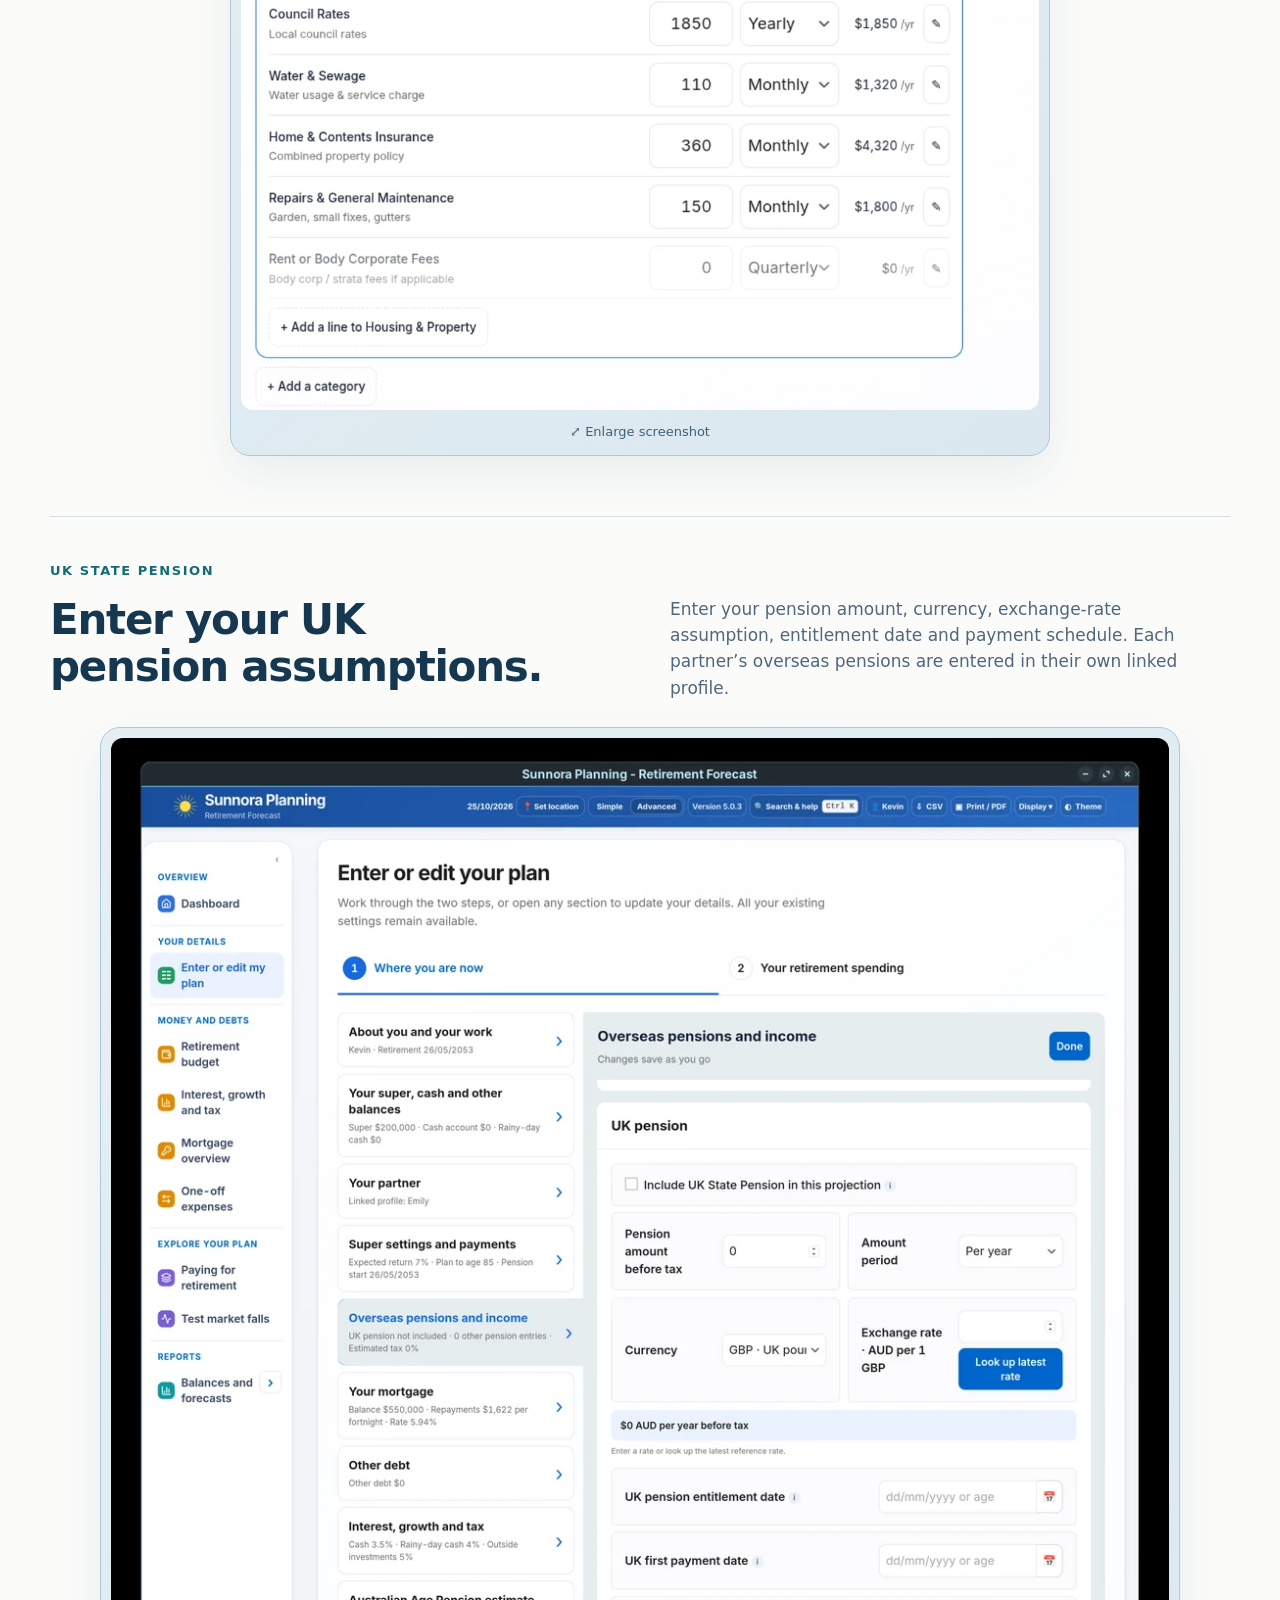
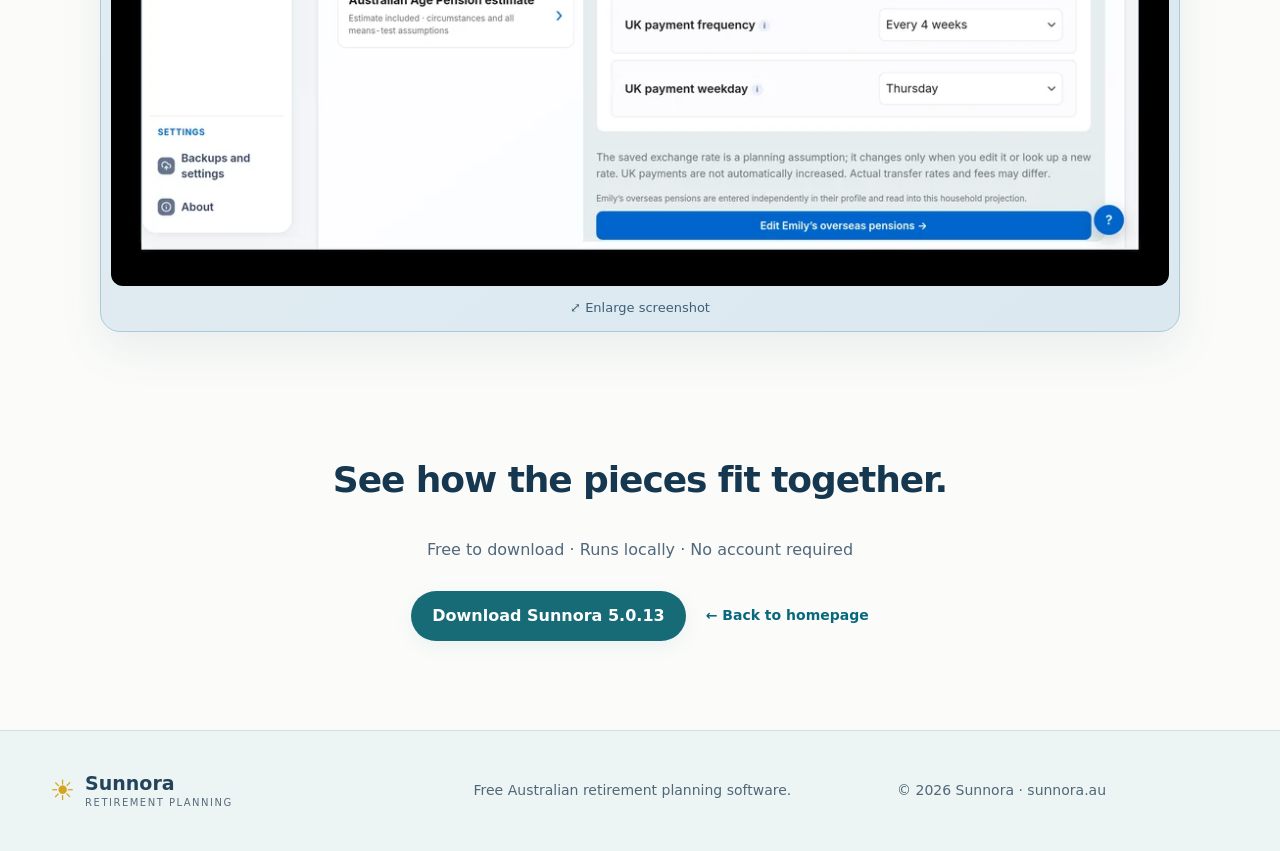
<file: screenshots.html>
<!DOCTYPE html>

<html lang="en-AU">
<head>
<meta charset="utf-8"/>
<meta content="width=device-width,initial-scale=1" name="viewport"/>
<title>Screenshots — Sunnora Retirement Planner</title>
<link href="styles.css?v=5.0.2" rel="stylesheet"/>
<style>
.sunnora-support{margin-top:1.5rem}
.support-button{
  display:inline-flex;align-items:center;gap:.45rem;
  padding:.72rem 1rem;border-radius:999px;
  background:#0b6fd3;color:#fff;text-decoration:none;font-weight:700;
  box-shadow:0 8px 22px rgba(11,111,211,.14)
}
.support-button:hover{filter:brightness(.95);transform:translateY(-1px)}
.support-button:focus-visible{outline:3px solid rgba(11,111,211,.28);outline-offset:3px}
</style>
<style>
.download-actions{display:flex;flex-wrap:wrap;gap:.75rem;margin:1.15rem 0 .65rem}
.download-button{display:inline-flex;align-items:center;justify-content:center;padding:.8rem 1.05rem;border-radius:10px;background:#0b6fd3;color:#fff;text-decoration:none;font-weight:700;line-height:1.2}
.download-button:hover{filter:brightness(.95);transform:translateY(-1px)}
.download-button:focus-visible{outline:3px solid rgba(11,111,211,.28);outline-offset:3px}
.download-note{font-size:.92rem;opacity:.75;margin-top:.25rem}
@media(max-width:640px){.download-actions{flex-direction:column}.download-button{width:100%}}
</style>
<style>
.download-heading {
  text-align: center;
  margin-bottom: 2rem;
}

.download-heading h2 {
  margin-bottom: .45rem;
}

.download-heading p {
  margin: 0;
}

.download-grid {
  display: grid;
  grid-template-columns: repeat(3, 1fr);
  gap: 1.25rem;
  max-width: 1000px;
  margin: 0 auto 1.25rem;
}

.download-card {
  text-align: center;
  padding: 1.5rem 1rem;
  border: 1px solid #dbe5ef;
  border-radius: 14px;
  background: #fff;
}

.download-card h3 {
  margin: 0 0 .35rem;
}

.download-card > p {
  margin: 0 0 1rem;
}

.download-card .download-button {
  display: inline-flex;
  justify-content: center;
  align-items: center;
}

.mac-note {
  margin: .75rem 0 0 !important;
  font-size: .84rem;
}

.mac-footnote {
  max-width: 800px;
  margin: 1rem auto .6rem;
  text-align: center;
  font-size: .84rem;
  opacity: .78;
}

.download-summary {
  text-align: center;
  margin: .8rem 0 0;
  font-size: .94rem;
  opacity: .8;
}

@media (max-width: 760px) {
  .download-grid {
    grid-template-columns: 1fr;
  }

  .download-card {
    max-width: 420px;
    width: 100%;
    margin: 0 auto;
  }
}
</style>
<meta content="Explore Sunnora screenshots: household retirement projections, income sources, financial position, mortgages, probability check, budgeting and UK pension entry." name="description"/>
<link href="preview.css" rel="stylesheet"/><link href="https://sunnora.au/screenshots.html" rel="canonical"/><link href="favicon.svg" rel="icon" type="image/svg+xml"/><link href="sunnora-guide.css?v=1" rel="stylesheet"/><link href="appearance.css?v=1" rel="stylesheet"/><script src="appearance.js?v=1"></script></head>
<body class="screenshots-page" data-theme="dusk">
<header class="site-header">
<a aria-label="Sunnora home" class="brand" href="index.html#top"><span class="sun">☀</span><span><b>Sunnora</b><small>RETIREMENT PLANNING</small></span></a>
<nav aria-label="Main navigation"><a href="index.html#top">Home</a><a href="index.html#features">Features</a><a href="how-sunnora-works.html">How it works</a><a aria-current="page" href="screenshots.html">Screenshots</a><a href="index.html#privacy">Privacy</a><a href="index.html#about">About</a><a href="index.html#resources">Resources</a></nav>
<div aria-label="Colour theme" class="theme-picker" role="group"><button aria-pressed="false" data-choose-theme="light" type="button"><span aria-hidden="true">☀</span> Light</button><button aria-pressed="false" data-choose-theme="dark" type="button"><span aria-hidden="true">☾</span> Dark</button></div><a class="button small" href="index.html#download">Download</a>
</header>
<main id="top"><section class="gallery-intro wrap"><p class="eyebrow">Explore Sunnora</p><h1>A closer look at your retirement plan.</h1><p class="lead">Explore the different views that bring your finances together. Select any screenshot to see it in detail.</p><p class="gallery-note">Screenshots demonstrate Sunnora’s planning views. Results depend on the information and assumptions entered.</p></section><div class="gallery-tabs"><nav aria-label="Screenshot categories" class="gallery-jump"><a href="#dashboard">Dashboard</a><a href="#position">Accounts</a><a href="#income">Income</a><a href="#mortgage">Mortgage</a><a href="#probability">Probability</a><a href="#budget">Budget</a><a href="#pensions">UK pension</a></nav></div><section class="gallery-section wrap" id="dashboard"><div class="gallery-copy"><p class="eyebrow">Household dashboard</p><h2>See both retirement timelines together.</h2><p>Follow each partner’s super balance, retirement timing and the household projection alongside income, spending and what-if controls.</p></div><figure><a aria-controls="screenshot-lightbox" aria-haspopup="dialog" aria-label="Enlarge Household dashboard screenshot" class="screenshot-enlarge" data-original="assets/dashboard-supplied-5.0.4.png" href="assets/dashboard-supplied-5.0.4.png"><img alt="Sunnora household dashboard with two super accounts, retirement markers and projection range" decoding="async" height="1796" loading="lazy" sizes="(max-width: 1120px) calc(100vw - 50px), 1060px" src="assets/dashboard-supplied-5.0.4.png" width="2625"/><span class="gallery-enlarge">⤢ Enlarge screenshot</span></a></figure></section><section class="gallery-section wrap" id="position"><div class="gallery-copy"><p class="eyebrow">Financial position</p><h2>See your accounts and net worth over time.</h2><p>Bring listed assets and debts together, then explore individual account projections and net worth.</p></div><figure><a aria-controls="screenshot-lightbox" aria-haspopup="dialog" aria-label="Enlarge Financial position screenshot" class="screenshot-enlarge" data-original="assets/todays-position-supplied-5.0.4.png" href="assets/todays-position-supplied-5.0.4.png"><img alt="Sunnora financial position showing Kevin and Emily’s accounts, debts and projected net worth, with retirement dates of 26 May 2053 for Kevin and 1 November 2049 for Emily" decoding="async" height="1231" loading="lazy" sizes="(max-width: 1120px) calc(100vw - 50px), 1060px" src="assets/todays-position-supplied-5.0.4.png" width="1787"/><span class="gallery-enlarge">⤢ Enlarge screenshot</span></a><figcaption class="gallery-release-note">Sunnora 5.0.6 shows both retirement dates in projected financial position.</figcaption></figure></section><section class="gallery-section wrap" id="income"><div class="gallery-copy"><p class="eyebrow">Income sources</p><h2>See where retirement income comes from.</h2><p>Explore the projected sources of annual retirement income, including each partner’s super pension.</p></div><figure><a aria-controls="screenshot-lightbox" aria-haspopup="dialog" aria-label="Enlarge Income sources screenshot" class="screenshot-enlarge" data-original="assets/income-supplied-5.0.3.png" href="assets/income-supplied-5.0.3.png"><img alt="Sunnora annual income sources showing both partners super pension income" decoding="async" height="3428" loading="lazy" sizes="(max-width: 1120px) calc(100vw - 50px), 1060px" src="assets/income-supplied-5.0.3-preview-1080.webp" srcset="assets/income-supplied-5.0.3-preview-640.webp 640w, assets/income-supplied-5.0.3-preview-1080.webp 1080w, assets/income-supplied-5.0.3-preview-1600.webp 1600w" width="5640"/><span class="gallery-enlarge">⤢ Enlarge screenshot</span></a></figure></section><section class="gallery-section wrap" id="mortgage"><div class="gallery-copy"><p class="eyebrow">Mortgage overview</p><h2>Explore your mortgage payoff path.</h2><p>Compare the projected mortgage path with and without extra repayments, and review interest, principal and estimated payoff timing.</p></div><figure><a aria-controls="screenshot-lightbox" aria-haspopup="dialog" aria-label="Enlarge Mortgage overview screenshot" class="screenshot-enlarge" data-original="assets/mortgage-supplied-5.0.3.png" href="assets/mortgage-supplied-5.0.3.png"><img alt="Sunnora mortgage overview showing payoff comparison, extra repayments, interest and principal" decoding="async" height="3428" loading="lazy" sizes="(max-width: 1120px) calc(100vw - 50px), 1060px" src="assets/mortgage-supplied-5.0.3-preview-1080.webp" srcset="assets/mortgage-supplied-5.0.3-preview-640.webp 640w, assets/mortgage-supplied-5.0.3-preview-1080.webp 1080w, assets/mortgage-supplied-5.0.3-preview-1600.webp 1600w" width="5640"/><span class="gallery-enlarge">⤢ Enlarge screenshot</span></a></figure></section><section class="gallery-section wrap" id="probability"><div class="gallery-copy"><p class="eyebrow">Probability check</p><h2>Explore a range of simulated outcomes.</h2><p>View the share of simulations in which funds last through the modelled period, alongside outcome ranges and the fixed-return projection. These illustrate modelled risk; they are not forecasts.</p></div><figure><a aria-controls="screenshot-lightbox" aria-haspopup="dialog" aria-label="Enlarge Probability check screenshot" class="screenshot-enlarge" data-original="assets/probability-supplied-5.0.3.png" href="assets/probability-supplied-5.0.3.png"><img alt="Sunnora Probability check showing simulated outcome ranges and the fixed-return projection" decoding="async" height="933" loading="lazy" sizes="(max-width: 1120px) calc(100vw - 50px), 1060px" src="assets/probability-supplied-5.0.3-preview-1080.webp" srcset="assets/probability-supplied-5.0.3-preview-640.webp 640w, assets/probability-supplied-5.0.3-preview-1080.webp 1080w, assets/probability-supplied-5.0.3-preview-1235.webp 1235w" width="1235"/><span class="gallery-enlarge">⤢ Enlarge screenshot</span></a></figure></section><section class="gallery-section wrap" id="budget"><div class="gallery-copy"><p class="eyebrow">Retirement spending</p><h2>Build a retirement budget.</h2><p>Start with example categories, adjust them to reflect your own spending, and see the yearly, monthly and weekly picture. Sunnora can also compare your budget with the ASFA Retirement Standard.</p></div><figure><a aria-controls="screenshot-lightbox" aria-haspopup="dialog" aria-label="Enlarge Sunnora retirement budget with category tabs, editable amounts and payment frequencies" class="screenshot-enlarge" data-original="assets/budget-tabs-5.0.2.png" href="assets/budget-tabs-5.0.2.png"><img alt="Sunnora retirement budget with category tabs, editable amounts and payment frequencies" decoding="async" height="1456" loading="lazy" sizes="(max-width: 1120px) calc(100vw - 50px), 1060px" src="assets/budget-tabs-5.0.2-preview-1080.webp" srcset="assets/budget-tabs-5.0.2-preview-640.webp 640w, assets/budget-tabs-5.0.2-preview-1080.webp 1080w, assets/budget-tabs-5.0.2-preview-1128.webp 1128w" width="1128"/><span class="gallery-enlarge">⤢ Enlarge screenshot</span></a></figure></section><section class="gallery-section wrap" id="pensions"><div class="gallery-copy"><p class="eyebrow">UK State Pension</p><h2>Enter your UK pension assumptions.</h2><p>Enter your pension amount, currency, exchange-rate assumption, entitlement date and payment schedule. Each partner’s overseas pensions are entered in their own linked profile.</p></div><figure><a aria-controls="screenshot-lightbox" aria-haspopup="dialog" aria-label="Enlarge UK State Pension screenshot" class="screenshot-enlarge" data-original="assets/uk-pension-supplied-5.0.3.png" href="assets/uk-pension-supplied-5.0.3.png"><img alt="Sunnora UK State Pension entry showing amount, currency, exchange rate, entitlement and payment dates" decoding="async" height="3524" loading="lazy" sizes="(max-width: 1120px) calc(100vw - 50px), 1060px" src="assets/uk-pension-supplied-5.0.3-preview-1080.webp" srcset="assets/uk-pension-supplied-5.0.3-preview-640.webp 640w, assets/uk-pension-supplied-5.0.3-preview-1080.webp 1080w, assets/uk-pension-supplied-5.0.3-preview-1600.webp 1600w" width="3248"/><span class="gallery-enlarge">⤢ Enlarge screenshot</span></a></figure></section><section class="gallery-bottom wrap"><h2>See how the pieces fit together.</h2><p>Free to download · Runs locally · No account required</p><div class="actions"><a class="button" href="index.html#download">Download Sunnora 5.0.13</a><a class="text-link" href="index.html">← Back to homepage</a></div></section></main>
<footer><div class="wrap footer-grid"><div class="brand footer-brand"><span class="sun">☀</span><span><b>Sunnora</b><small>RETIREMENT PLANNING</small></span></div><p>Free Australian retirement planning software.</p><p class="fine">© 2026 Sunnora · sunnora.au</p></div></footer>
<dialog aria-label="Enlarged Sunnora screenshot" class="dashboard-lightbox" id="screenshot-lightbox"><div class="lightbox-tools"><a class="lightbox-original" rel="noopener" target="_blank">Open full-resolution image ↗</a><button aria-label="Close screenshot" autofocus="" class="lightbox-close" type="button">×</button></div><img alt="Enlarged Sunnora screenshot"/></dialog><script defer="" src="preview.js"></script></body>
</html>
</file>
<file: styles.css>
:root{--ink:#172d4f;--text:#31404a;--muted:#6d7377;--line:#e5e0d8;--paper:#fff;--warm:#f7f4ef;--warm2:#eee8df;--teal:#138b8f;--blue:#0f74d8;--brown:#6f655b;--green:#168654;--shadow:0 18px 50px rgba(34,44,55,.10)}*{box-sizing:border-box}html{scroll-behavior:smooth}body{margin:0;font-family:Inter,ui-sans-serif,system-ui,-apple-system,BlinkMacSystemFont,"Segoe UI",sans-serif;color:var(--text);background:#fff;line-height:1.55}.wrap{width:min(1180px,calc(100% - 40px));margin-inline:auto}.site-header{height:74px;padding:0 max(20px,calc((100% - 1180px)/2));display:flex;align-items:center;gap:28px;border-bottom:1px solid var(--line);background:rgba(255,255,255,.96);position:sticky;top:0;z-index:20}.brand{display:flex;align-items:center;gap:10px;text-decoration:none;color:var(--ink);min-width:max-content}.brand .sun{font-size:28px;color:#d4a620}.brand span:last-child{display:flex;flex-direction:column;line-height:1}.brand b{font-size:19px}.brand small{font-size:8px;letter-spacing:.15em;margin-top:5px;color:var(--muted)}nav{display:flex;gap:24px;margin-left:auto}nav a,.text-link{color:var(--text);text-decoration:none;font-weight:650;font-size:14px}nav a:hover,.text-link:hover{color:var(--blue)}.button{display:inline-flex;align-items:center;justify-content:center;background:var(--ink);color:#fff;text-decoration:none;border:0;border-radius:999px;padding:13px 21px;font:inherit;font-weight:750}.button.small{padding:9px 16px;font-size:14px}.button.disabled{opacity:.55;cursor:not-allowed}.hero{padding:72px 0 56px;display:grid;grid-template-columns:.78fr 1.45fr;gap:54px;align-items:center}.eyebrow{text-transform:uppercase;letter-spacing:.14em;font-size:12px;font-weight:800;color:var(--teal);margin:0 0 14px}.hero h1{font-size:clamp(44px,5.5vw,76px);line-height:.98;letter-spacing:-.045em;color:var(--ink);margin:0 0 24px}.lead{font-size:20px;color:#53606a;max-width:600px}.actions{display:flex;gap:20px;align-items:center;margin:28px 0 14px}.facts{font-size:13px;color:var(--muted)}.facts span{margin:0 7px}.hero-shot,.showcase figure{margin:0;border-radius:18px;overflow:hidden;border:1px solid var(--line);box-shadow:var(--shadow);background:#fff}.hero-shot img,.showcase img{width:100%;display:block}.hero-shot{transform:rotate(.25deg)}.trust-strip{background:var(--warm);border-block:1px solid var(--line)}.trust-grid{display:grid;grid-template-columns:repeat(3,1fr)}.trust-grid div{padding:24px 30px;border-right:1px solid var(--line)}.trust-grid div:first-child{padding-left:0}.trust-grid div:last-child{border:0}.trust-grid strong,.trust-grid span{display:block}.trust-grid strong{color:var(--ink);margin-bottom:3px}.trust-grid span{font-size:14px;color:var(--muted)}.section{padding:92px 0}.section-heading{max-width:720px;margin-bottom:42px}.section h2,.showcase h2,.privacy h2,.about h2,.download h2,.important h2{color:var(--ink);font-size:clamp(32px,4vw,50px);line-height:1.05;letter-spacing:-.035em;margin:0 0 16px}.section-heading>p:last-child{font-size:18px;color:var(--muted)}.feature-grid{display:grid;grid-template-columns:repeat(4,1fr);gap:16px}.feature-grid article{padding:26px;border:1px solid var(--line);border-radius:16px;background:var(--paper)}.num{font-size:12px;color:var(--teal);font-weight:800}.feature-grid h3,.two-up h3,.steps h3{color:var(--ink);margin:22px 0 8px}.feature-grid p,.two-up p,.steps p{font-size:14px;color:var(--muted);margin:0}.showcase{padding:56px 0 80px;display:grid;grid-template-columns:.62fr 1.38fr;gap:54px;align-items:center}.showcase.reverse{grid-template-columns:1.38fr .62fr}.showcase.reverse .copy{order:2}.showcase.reverse figure{order:1}.showcase h2{font-size:40px}.copy>p:not(.eyebrow){font-size:17px}.copy .muted{color:var(--muted);font-size:14px}.uncertainty{background:var(--warm)}.two-up{display:grid;grid-template-columns:1.45fr .75fr;gap:22px;align-items:start}.two-up article{background:#fff;border:1px solid var(--line);border-radius:18px;overflow:hidden}.two-up img{width:100%;display:block;border-bottom:1px solid var(--line)}.two-up article>div{padding:22px}.privacy{padding:96px 0;display:grid;grid-template-columns:1.25fr .75fr;gap:70px;align-items:start}.privacy .lead-small{font-size:20px;color:#4d5961}.privacy aside{background:var(--ink);color:#fff;padding:30px;border-radius:18px}.privacy aside strong,.privacy aside span{display:block}.privacy aside strong{margin-top:20px}.privacy aside strong:first-child{margin-top:0}.privacy aside span{opacity:.72;font-size:14px;margin-top:3px}.getting-started{background:#fbfaf8;border-block:1px solid var(--line)}.steps{display:grid;grid-template-columns:repeat(3,1fr);gap:18px}.steps article{padding:28px 0;border-top:2px solid var(--ink)}.steps b{display:grid;place-items:center;width:34px;height:34px;border-radius:50%;background:var(--warm2);color:var(--ink)}.about{padding:100px 0;display:grid;grid-template-columns:.8fr 1.2fr;gap:70px}.about-copy{font-size:17px}.about .question{font-size:28px;line-height:1.2;color:var(--ink);font-weight:750;margin-top:0}.resources{background:var(--ink);color:#fff}.resources h2,.resources .section-heading>p:last-child{color:#fff}.resource-links{display:grid;grid-template-columns:repeat(2,1fr);border-top:1px solid rgba(255,255,255,.18)}.resource-links a{display:flex;justify-content:space-between;padding:18px 4px;border-bottom:1px solid rgba(255,255,255,.18);color:#fff;text-decoration:none}.resource-links a:nth-child(odd){margin-right:30px}.fine{font-size:12px;color:var(--muted)}.resources .fine{color:rgba(255,255,255,.62);margin-top:20px}.download{padding:100px 0;text-align:center}.download p:not(.eyebrow){max-width:650px;margin:0 auto 24px}.important{padding:0 0 90px}.important{max-width:900px}.important h2{font-size:30px}.important p{color:var(--muted)}footer{background:var(--warm);border-top:1px solid var(--line);padding:38px 0}.footer-grid{display:grid;grid-template-columns:1.3fr 1fr 1fr 1fr;gap:24px;align-items:center}.footer-grid p{margin:0;font-size:13px;color:var(--muted)}@media(max-width:900px){nav{display:none}.site-header{gap:14px}.site-header .button{margin-left:auto}.hero,.showcase,.showcase.reverse,.privacy,.about{grid-template-columns:1fr}.hero{padding-top:48px}.hero-shot{transform:none}.showcase.reverse .copy,.showcase.reverse figure{order:initial}.feature-grid{grid-template-columns:repeat(2,1fr)}.two-up{grid-template-columns:1fr}.footer-grid{grid-template-columns:1fr 1fr}.trust-grid{grid-template-columns:1fr}.trust-grid div,.trust-grid div:first-child{padding:18px 0;border-right:0;border-bottom:1px solid var(--line)}.trust-grid div:last-child{border:0}}@media(max-width:600px){.wrap{width:min(100% - 26px,1180px)}.site-header{height:64px;padding:0 13px}.brand small{display:none}.hero{gap:30px;padding-bottom:38px}.hero h1{font-size:45px}.lead{font-size:17px}.actions{align-items:flex-start;flex-direction:column;gap:13px}.feature-grid,.steps,.resource-links,.footer-grid{grid-template-columns:1fr}.resource-links a:nth-child(odd){margin-right:0}.section{padding:68px 0}.showcase{padding:40px 0 64px;gap:28px}.showcase h2{font-size:34px}.privacy,.about{padding:70px 0;gap:30px}.two-up article>div{padding:18px}}

/* V3 — blue Sunnora website treatment */
:root{
  --ink:#0e2f60;
  --text:#263b57;
  --muted:#66758a;
  --line:#dce6f2;
  --paper:#fff;
  --warm:#f3f7fc;
  --warm2:#e8f1fb;
  --teal:#0871d1;
  --blue:#086fd4;
  --brown:#536a87;
  --green:#168654;
  --shadow:0 18px 50px rgba(17,54,96,.11)
}
.site-header{border-bottom-color:#d8e5f3;box-shadow:0 1px 0 rgba(14,47,96,.03)}
.site-header:before{content:"";position:absolute;left:0;right:0;top:0;height:3px;background:var(--blue)}
.button{background:var(--blue)}
.button:hover{background:#075fb6}
.eyebrow,.num{color:var(--blue)}
.hero-shot{transform:none;border-color:#d4e2f1;box-shadow:0 22px 60px rgba(12,67,124,.14)}
.trust-strip{background:#eef5fd;border-color:#d8e6f5}
.feature-grid article{border-color:#dce6f2;box-shadow:0 7px 22px rgba(17,54,96,.035)}
.uncertainty{background:#f1f6fc}
.privacy aside{background:linear-gradient(145deg,#103a70,#0a67bf)}
.getting-started{background:#f7faff;border-color:#dce6f2}
.steps article{border-top-color:var(--blue)}
.steps b{background:#e8f2fd;color:var(--blue)}
.resources{background:linear-gradient(135deg,#0e2f60,#0b4f91)}
footer{background:#f0f5fb;border-top-color:#dce6f2}

/* Budget is deliberately a smaller supporting example. */
.budget-example{display:grid;grid-template-columns:minmax(250px,.82fr) minmax(420px,1.18fr);gap:clamp(28px,4vw,58px);align-items:center;padding-top:76px;padding-bottom:76px}
.budget-example .section-copy{max-width:430px}
.compact-shot{justify-self:end;width:min(100%,620px);margin:0}
#budget .compact-shot{width:min(100%,540px)}
.compact-shot img{display:block;width:100%;height:auto;border:1px solid var(--line);border-radius:16px;box-shadow:0 14px 38px rgba(17,54,96,.09)}
@media(max-width:900px){.budget-example{grid-template-columns:1fr}.compact-shot{justify-self:start;width:min(100%,680px)}}
@media(max-width:600px){.budget-example{padding-top:58px;padding-bottom:58px}.compact-shot img{border-radius:12px}}

/* Contact within the About section. */
.about-contact h3{color:var(--ink);margin:24px 0 8px}
.about-contact a{color:var(--blue);text-underline-offset:3px}
.about-contact a:hover{color:var(--ink)}

/* One prominent dashboard overview, with the original image available to enlarge. */
.hero{grid-template-columns:1fr;gap:32px;padding:56px 0 44px}
.hero-copy{display:grid;grid-template-columns:1fr 1.12fr;column-gap:64px;align-items:center}
.hero-copy .eyebrow{grid-column:1 / -1;margin-bottom:18px}
.hero-copy h1{font-size:clamp(44px,4.8vw,64px);margin:0;max-width:540px}
.hero-summary .lead{margin:0}
.hero-summary .actions{margin-top:24px}
.hero-summary .facts{margin-bottom:0}
.dashboard-overview{margin:0;min-width:0}
.dashboard-enlarge{position:relative;display:block;overflow:hidden;border:1px solid #d4e2f1;border-radius:16px;background:var(--warm);box-shadow:0 16px 44px rgba(12,67,124,.12);cursor:zoom-in}
.dashboard-enlarge img{display:block;width:100%;height:auto}
.enlarge-hint{position:absolute;right:14px;bottom:14px;padding:7px 12px;border:1px solid #d4e2f1;border-radius:999px;background:rgba(255,255,255,.94);color:var(--ink);font-size:13px;font-weight:650;box-shadow:0 2px 10px rgba(12,67,124,.08)}
.dashboard-enlarge:hover .enlarge-hint{background:#fff;border-color:var(--blue)}
.dashboard-enlarge:focus-visible{outline:3px solid var(--blue);outline-offset:5px}
.dashboard-overview figcaption{margin-top:14px;text-align:center;color:var(--muted);font-size:14px}
.dashboard-lightbox{padding:0;border:0;background:transparent;max-width:95vw;max-height:95vh;max-height:95dvh;overflow:visible}
.dashboard-lightbox::backdrop{background:rgba(7,19,38,.86)}
.dashboard-lightbox > img{display:block;width:auto;height:auto;max-width:95vw;max-height:95vh;max-height:95dvh;object-fit:contain;touch-action:auto}
.lightbox-close{position:fixed;top:12px;right:12px;z-index:1;display:grid;place-items:center;width:44px;height:44px;padding:0;border:1px solid rgba(255,255,255,.5);border-radius:50%;background:#0e2f60;color:#fff;font:32px/1 system-ui;cursor:pointer}
.lightbox-close:focus-visible{outline:3px solid #fff;outline-offset:3px}
@media(max-width:900px){
  .hero-copy{grid-template-columns:1fr;gap:0}
  .hero-copy h1{max-width:700px;margin-bottom:24px}
  .hero-summary .lead{max-width:720px}
  .hero{padding-top:44px;gap:28px}
}
@media(max-width:600px){
  .hero{padding:36px 0 32px;gap:24px}
  .hero-copy h1{font-size:42px;margin-bottom:20px}
  .hero-copy .eyebrow{margin-bottom:14px}
  .hero-summary .actions{margin-top:20px}
  .dashboard-enlarge{border-radius:10px}
  .enlarge-hint{position:static;display:block;text-align:center;border:0;border-top:1px solid #d4e2f1;border-radius:0;box-shadow:none;padding:9px 12px}
  .dashboard-overview figcaption{margin:12px auto 0;max-width:300px;font-size:13px}
  .dashboard-lightbox,.dashboard-lightbox > img{max-width:95vw}
}

/* Approved 06 Aurora Dusk: CSS copied from Sunnora Visual Lab; comparison controls and other themes omitted. */
:root{--muted:#53677b;--teal:#138b8f;--line:#dce8ed;}
html{scroll-padding-top:94px;}
body{font-size:16px;overflow-wrap:break-word;}
:where(a,button):focus-visible{outline:3px solid #138b8f;outline-offset:4px;}
.site-header{background:#ffffffed;backdrop-filter:blur(14px);border-bottom-color:#e1eaee;}
.site-header:before{background:linear-gradient(90deg,#138b8f,#086fd4);}
.brand small{font-size:10px;}
.eyebrow{font-size:13px;color:#137d85;letter-spacing:.12em;}
.num{font-size:14px;color:#137d85;}
h1, h2, h3{text-wrap:balance;}
.hero h1{line-height:1.06;letter-spacing:-.045em;}
.lead{font-size:18px;line-height:1.7;}
.facts{font-size:14px;color:#53677b;}
.facts span{margin:0 4px;}
.feature-grid p, .two-up p, .steps p{font-size:16px;line-height:1.65;color:#53677b;}
.section-heading>p:last-child{color:#53677b;line-height:1.7;}
.feature-grid h3{font-size:20px;}
.fine{font-size:14px;}
.button, .download-button{box-shadow:0 5px 14px #086fd417;}
.dashboard-overview{position:relative;isolation:isolate;}
.dashboard-overview:before{content:"";position:absolute;inset:2% 5% 10%;z-index:-1;background:linear-gradient(115deg,#bdebea,#d2e6ff);filter:blur(52px);opacity:.65;border-radius:40%;}
.dashboard-enlarge{border-color:#dce8ed;box-shadow:0 18px 50px #17456014;border-radius:20px;}
.dashboard-overview figcaption{font-size:14px;color:#53677b;}
.feature-grid article{border-color:#dce8ed;box-shadow:0 8px 24px #17456006;}
.trust-strip{background:#f2f8f9;border-color:#dce8ed;}
.trust-grid span{color:#53677b;line-height:1.6;}
.uncertainty{background:#f3f8fa;}
.getting-started{background:#f7fafb;}
.resources .eyebrow{color:#a4e3e3;}
.privacy aside{background:linear-gradient(135deg,#0e2f60,#117887);}
footer{background:#f3f8fa;}
.footer-grid{grid-template-columns:1.2fr 1.2fr 1fr;}
.footer-grid p{font-size:14px;}
.mac-footnote, .mac-note{font-size:14px;}
@media (max-width:1050px){
.hero-copy{column-gap:40px;}
}
@media (max-width:900px){
.site-header nav{display:none;}
.budget-example{grid-template-columns:minmax(0,1fr);}
}
@media (max-width:600px){
.hero h1{font-size:clamp(36px,9.5vw,48px);line-height:1.08;}
.hero-copy .eyebrow{font-size:12px;}
.hero .lead{font-size:16px;line-height:1.65;}
.facts{font-size:13px;}
.footer-grid{grid-template-columns:1fr;}
.resources .resource-links{grid-template-columns:1fr;}
.showcase h2{font-size:32px;}
.site-header{gap:10px;}
.brand small{display:block;font-size:9px;}
.site-header .button{font-size:13px;padding:9px 14px;}
}
@media (prefers-reduced-motion:reduce){
html{scroll-behavior:auto;}
*, *::before, *::after{animation:none!important;transition:none!important;}
}
@media print{
.site-header{position:static;}
}
body[data-theme=dusk]{--ink:#eef7ff;--text:#d3e1ef;--muted:#adbed0;--line:#ffffff20;--warm:#132b42;--warm2:#173b51;--paper:#142a40;--blue:#8bdded;color:var(--text);background:#0b1d30;}
body[data-theme=dusk] .site-header{background:#0b1d30e8;border-color:#ffffff14;}
body[data-theme=dusk] .site-header:before{background:linear-gradient(90deg,#5dd3c4,#4b8edb,#817bb7);}
body[data-theme=dusk] .site-header nav a, body[data-theme=dusk] .brand{color:#e8f3ff;}
body[data-theme=dusk] .brand small{color:#aebed0;}
body[data-theme=dusk] main{position:relative;isolation:isolate;background:radial-gradient(ellipse 850px 680px at 10% 280px,#167c793f,transparent 75%),radial-gradient(ellipse 900px 720px at 90% 600px,#235cad50,transparent 72%),radial-gradient(ellipse 600px 500px at 60% 60px,#65669b25,transparent 70%);}
body[data-theme=dusk] .hero{width:min(1300px,calc(100% - 64px));padding:74px 0 56px;gap:50px;}
body[data-theme=dusk] .hero-copy{display:flex;flex-direction:column;text-align:center;max-width:1000px;margin:auto;}
body[data-theme=dusk] .hero-copy .eyebrow{padding:8px 15px;border:1px solid #91dcdb38;border-radius:999px;background:#21485445;color:#9bdfdc;margin-bottom:25px;}
body[data-theme=dusk] .hero h1{font-size:clamp(46px,5.5vw,80px);max-width:980px;line-height:1.04;letter-spacing:-.052em;color:#f0f8ff;}
body[data-theme=dusk] .hero-summary{max-width:790px;margin-top:25px;}
body[data-theme=dusk] .lead{max-width:none;color:#bed0e1;font-size:18px;line-height:1.75;}
body[data-theme=dusk] .actions{justify-content:center;}
body[data-theme=dusk] .facts{color:#aebfd0;}
body[data-theme=dusk] .text-link{color:#d8e9f8;}
body[data-theme=dusk] .button, body[data-theme=dusk] .download-button{background:#a0e4e3;color:#102d43;box-shadow:0 7px 28px #82e0dc14;}
body[data-theme=dusk] .button:hover, body[data-theme=dusk] .download-button:hover{background:#bfefec;}
body[data-theme=dusk] .dashboard-overview{padding:10px 10px 0;border:1px solid #b6dff144;border-radius:26px;background:linear-gradient(140deg,#d1f1ff16,#83cde60a);box-shadow:0 35px 90px #0004;backdrop-filter:blur(18px);}
body[data-theme=dusk] .dashboard-enlarge{border-color:#dae7f1;border-radius:17px;box-shadow:none;}
body[data-theme=dusk] .dashboard-overview:before{inset:5% 8% 10%;background:linear-gradient(100deg,#329c8b,#307ed1,#7377ad);filter:blur(75px);opacity:.38;}
body[data-theme=dusk] .enlarge-hint{color:#153b58;}
body[data-theme=dusk] .dashboard-overview figcaption{color:#b3c9da;margin-block:15px 18px;}
body[data-theme=dusk] .trust-strip{background:#122b3c80;border-color:#ffffff15;}
body[data-theme=dusk] .trust-grid span, body[data-theme=dusk] .section-heading>p:last-child, body[data-theme=dusk] .feature-grid p, body[data-theme=dusk] .two-up p, body[data-theme=dusk] .steps p{color:#b3c5d6;}
body[data-theme=dusk] .eyebrow, body[data-theme=dusk] .num{color:#99dad8;}
body[data-theme=dusk] .feature-grid{gap:20px;}
body[data-theme=dusk] .feature-grid article{padding:30px 26px;border-radius:22px;background:linear-gradient(145deg,#1b3c4b99,#172d48b3);border:1px solid #a6dbea2b;box-shadow:0 15px 40px #0000000d;}
body[data-theme=dusk] .feature-grid h3{font-size:22px;}
body[data-theme=dusk] .uncertainty{background:linear-gradient(120deg,#102c3b,#122641);}
body[data-theme=dusk] .two-up article{background:#142c42;border-color:#a7c9dd26;}
body[data-theme=dusk] .showcase figure, body[data-theme=dusk] .compact-shot img{border-color:#b0d4e23b;box-shadow:0 24px 50px #0003;}
body[data-theme=dusk] .privacy .lead-small{color:#c9daea;}
body[data-theme=dusk] .privacy aside{background:linear-gradient(145deg,#19495a,#1a385f);border:1px solid #c6eaff26;}
body[data-theme=dusk] .privacy aside span{opacity:1;color:#c8dce8;}
body[data-theme=dusk] .getting-started{background:#12283b;border-color:#ffffff15;}
body[data-theme=dusk] .steps b{background:#1e4959;color:#aeebe7;}
body[data-theme=dusk] .about-contact a{color:#a3e0e8;}
body[data-theme=dusk] .resources{background:linear-gradient(140deg,#164553,#17385d);}
body[data-theme=dusk] .download-card{background:linear-gradient(145deg,#18394b,#152c44);border-color:#a9d4e82b;border-radius:22px;box-shadow:0 15px 40px #0001;}
body[data-theme=dusk] .important p, body[data-theme=dusk] .fine, body[data-theme=dusk] .footer-grid p{color:#b4c6d7;}
body[data-theme=dusk] footer{background:#0d2437;border-color:#ffffff14;}
@media (max-width:900px){
body[data-theme=dusk] .hero{width:calc(100% - 40px);padding-top:48px;gap:36px;}
body[data-theme=dusk] .feature-grid{grid-template-columns:1fr 1fr;}
}
@media (max-width:600px){
body[data-theme=dusk] .hero{width:calc(100% - 26px);padding-top:34px;gap:30px;}
body[data-theme=dusk] .hero h1{font-size:clamp(38px,10vw,50px);}
body[data-theme=dusk] .hero-summary{margin-top:22px;}
body[data-theme=dusk] .actions{align-items:center;}
body[data-theme=dusk] .lead{font-size:16px;line-height:1.7;}
body[data-theme=dusk] .hero-copy .eyebrow{font-size:11px;padding:8px 10px;}
body[data-theme=dusk] .feature-grid{grid-template-columns:1fr;}
body[data-theme=dusk] .feature-grid article{padding:28px;min-height:180px;}
body[data-theme=dusk] .dashboard-overview{padding:5px 5px 0;border-radius:16px;}
body[data-theme=dusk] .dashboard-enlarge{border-radius:10px;}
body[data-theme=dusk] .dashboard-overview figcaption{font-size:13px;margin-bottom:13px;}
}
@media (hover:hover) and (pointer:fine) and (prefers-reduced-motion:no-preference){
body[data-theme=dusk] :is(.dashboard-enlarge, .showcase figure, .two-up img, .compact-shot img){transform-origin:center;transition:transform 280ms ease, box-shadow 280ms ease;}
body[data-theme=dusk] .two-up article{overflow:visible;}
body[data-theme=dusk] .two-up img{border-radius:17px 17px 0 0;position:relative;}
body[data-theme=dusk] :is(.dashboard-enlarge, .showcase figure, .two-up img, .compact-shot img):hover{transform:scale(1.035);box-shadow:0 28px 65px #0005, 0 0 28px #8bdded0d;position:relative;z-index:2;}
}
body[data-theme=dusk] main :is(.dashboard-enlarge img, .showcase img, .two-up img, .compact-shot img){filter:brightness(.9) contrast(.96);}
body[data-theme=dusk] .dashboard-overview{padding:18px 18px 0;background:linear-gradient(140deg,#304f64,#243b53);border-color:#7397ad66;}
body[data-theme=dusk] .dashboard-enlarge{border-color:#7894a8;}
body[data-theme=dusk] .showcase figure{padding:10px;background:linear-gradient(140deg,#304f64,#243b53);border-color:#7397ad66;}
body[data-theme=dusk] .showcase img{border-radius:10px;}
body[data-theme=dusk] .two-up article{padding:10px;background:linear-gradient(140deg,#2b485e,#20374d);border-color:#7397ad66;}
body[data-theme=dusk] .two-up img{border-radius:12px;border-bottom:0;}
body[data-theme=dusk] .compact-shot{padding:10px;border:1px solid #7397ad66;border-radius:22px;background:linear-gradient(140deg,#304f64,#243b53);}
body[data-theme=dusk] .compact-shot img{border-color:#7894a8;border-radius:12px;}
@media (max-width:600px){
body[data-theme=dusk] .dashboard-overview{padding:10px 10px 0;}
body[data-theme=dusk] .showcase figure, body[data-theme=dusk] .two-up article, body[data-theme=dusk] .compact-shot{padding:6px;}
}
main img{height:auto;}
body[data-theme=dusk] .dashboard-overview{backdrop-filter:none;}
@media (max-width:600px){
body[data-theme=dusk] .site-header{backdrop-filter:none;background:#0b1d30;}
body[data-theme=dusk] .dashboard-overview:before{filter:blur(28px);}
}

/* The website has no Visual Lab bar. Preserve the production dashboard's useful size. */
.site-header{top:0}
@media(min-width:901px) and (max-width:1220px){
 body[data-theme=dusk] .dashboard-overview{margin-inline:-31px}
}
@media(min-width:601px) and (max-width:900px){
 body[data-theme=dusk] .dashboard-overview{margin-inline:-19px}
}
@media(max-width:600px){
 body[data-theme=dusk] .dashboard-overview{margin-inline:-12px}
}
</file>
<file: preview.css>
/* Isolated local concept, using existing Sunnora branding and screenshots. */
html{scroll-padding-top:100px}a:focus-visible,button:focus-visible{outline:3px solid #a0e4e3;outline-offset:5px}
.site-header nav{gap:20px}.site-header nav a[aria-current=page]{color:#a0e4e3;text-decoration:underline;text-underline-offset:7px}
body.short-home .hero{padding-top:48px;gap:30px;padding-bottom:36px}
body.short-home .hero h1{font-size:clamp(40px,4.6vw,64px);max-width:830px}
body.short-home .hero-summary{margin-top:18px;max-width:740px}
body.short-home .dashboard-overview{width:min(100%,960px);margin-inline:auto}
body.short-home .section{padding:56px 0}body.short-home .section-heading{margin-bottom:28px}
body.short-home .privacy,body.short-home .about{padding:60px 0;gap:48px}
body.short-home .download{padding:64px 0}body.short-home .important{padding-bottom:55px}
body.short-home .feature-grid article{padding:23px 21px}body.short-home .feature-grid h3{font-size:20px;margin-top:15px}
.gallery-invite{display:flex;align-items:center;gap:22px;margin:28px 0 0}.gallery-invite span{max-width:420px;font-size:15px;color:var(--muted)}
.gallery-intro{padding:65px 0 38px;text-align:center;max-width:960px}.gallery-intro h1{font-size:clamp(38px,4.8vw,64px);line-height:1.06;letter-spacing:-.04em;color:var(--ink);margin:0 auto 24px;max-width:820px}.gallery-intro .lead{max-width:700px;margin-inline:auto}.gallery-note{font-size:13px;color:var(--muted)}
.gallery-jump{display:flex;flex-wrap:wrap;justify-content:center;gap:10px;margin:30px auto 0}.gallery-jump a{font-size:13px;border:1px solid var(--line);border-radius:999px;padding:8px 15px;background:#173447;color:var(--text)}
.gallery-section{padding:44px 0 60px;border-top:1px solid var(--line)}.gallery-copy{display:grid;grid-template-columns:1fr 1fr;gap:0 60px;align-items:start;margin-bottom:26px}.gallery-copy .eyebrow{grid-column:1/-1}.gallery-copy h2{font-size:clamp(29px,3.3vw,42px);line-height:1.12;letter-spacing:-.03em;color:var(--ink);margin:0}.gallery-copy>p:last-child{margin:0;color:var(--muted);font-size:17px}
.gallery-section figure{margin:0 auto;padding:10px;border:1px solid #7397ad66;border-radius:20px;background:linear-gradient(140deg,#304f64,#243b53);box-shadow:0 24px 50px #0003;max-width:1080px}.screenshot-enlarge{display:block;text-decoration:none;text-align:center}.screenshot-enlarge img{display:block;width:100%;height:auto;border-radius:12px}.gallery-enlarge{display:inline-block;padding:12px 8px 3px;font-size:13px;color:#c6dce8}
#stress figure{max-width:740px}#budget figure{max-width:820px}.gallery-bottom{text-align:center;padding:30px 0 75px}.gallery-bottom h2{color:var(--ink);font-size:36px;letter-spacing:-.03em}.gallery-bottom p{color:var(--muted)}
@media(max-width:1000px){.site-header{height:auto;min-height:74px;flex-wrap:wrap;gap:12px;padding-top:12px;padding-bottom:12px}.site-header nav{display:flex!important;order:3;width:100%;justify-content:center;flex-wrap:wrap;margin:0;gap:10px 20px}.site-header>.button{margin-left:auto}html{scroll-padding-top:140px}}
@media(max-width:600px){.site-header nav a{font-size:12px}.site-header nav{gap:8px 16px}body.short-home .hero{padding-top:30px}body.short-home .hero h1{font-size:40px}body.short-home .privacy,body.short-home .about{gap:25px;padding:42px 0}body.short-home .section{padding:42px 0}.gallery-invite{flex-direction:column;align-items:flex-start;gap:14px}.gallery-intro{padding:40px 0 30px}.gallery-copy{grid-template-columns:1fr;gap:14px}.gallery-copy .eyebrow{margin:0}.gallery-section{padding:34px 0 40px}.gallery-section figure{padding:5px;border-radius:12px}.gallery-bottom .actions{align-items:center}}
@media(prefers-reduced-motion:reduce){html{scroll-behavior:auto}}

/* Keep screenshot navigation in reach throughout the gallery. */
.screenshots-page .gallery-intro{padding-bottom:20px}
.gallery-tabs{position:sticky;top:var(--preview-header-height,74px);z-index:15;background:#0b1d30;border-block:1px solid #ffffff20;box-shadow:0 8px 24px #0002;padding:12px 20px;margin-bottom:18px}
.gallery-tabs .gallery-jump{margin:0 auto;max-width:1180px}
:root{--preview-header-height:74px;--preview-tabs-height:65px}
html:has(.screenshots-page){scroll-padding-top:calc(var(--preview-header-height,74px) + var(--preview-tabs-height,65px) + 20px)}
.gallery-jump a:hover,.gallery-jump a:focus-visible{background:#245467;color:#efffff}
@media(max-width:600px){.gallery-tabs{padding:10px 13px}.gallery-tabs .gallery-jump{gap:7px}.gallery-tabs .gallery-jump a{font-size:12px;padding:7px 12px}}

/* Updated example captures; preserve the compact homepage. */
.short-home .dashboard-overview .dashboard-enlarge{display:block;background:#10283a;text-align:center}
.short-home .dashboard-overview .dashboard-enlarge img{width:100%;height:620px;object-fit:contain;object-position:center}
#dashboard figure{max-width:880px}
.screenshot-comparison{display:grid;grid-template-columns:1fr 1fr;gap:24px}
.screenshot-comparison h3{font-size:22px;color:var(--ink);margin:0 0 8px}
.screenshot-comparison article>p{font-size:14px;color:var(--muted);min-height:44px;margin:0 0 18px}
#stress .screenshot-comparison figure{max-width:none}
@media(max-width:760px){.screenshot-comparison{grid-template-columns:1fr;gap:32px}.screenshot-comparison article>p{min-height:0}.short-home .dashboard-overview .dashboard-enlarge img{height:auto;max-height:600px}}

.short-home .setup-note{font-size:15px;line-height:1.6;color:#adcedd;max-width:650px;margin:12px auto 0}

.short-home .dashboard-demo{display:block;width:100%;height:auto;border-radius:16px;background:#0b1d30;aspect-ratio:1920/1300}.dashboard-overview figcaption a{color:#a0e4e3}.demo-transcript{max-width:740px;margin:0 auto 18px;padding:0 15px;color:#b3c9da;font-size:13px;text-align:left}.demo-transcript summary{cursor:pointer}.demo-transcript li{margin:6px 0}

/* Supplied gallery images share one display width; preserve their original aspect ratios. */
.screenshots-page .gallery-section figure{width:100%;max-width:1080px}
.screenshots-page .gallery-section .screenshot-enlarge img{width:100%;height:auto;object-fit:contain}

/* Desktop demonstration controls and accessible gallery enlargement. */
.demo-toolbar{display:flex;justify-content:space-between;align-items:center;gap:16px;padding:14px 12px 18px;text-align:left}
.demo-toolbar strong{color:#eef7ff;font-size:17px}.demo-toolbar small{display:block;color:#b3c9da;font-size:13px;margin-top:4px}
.demo-toolbar .button{cursor:pointer;white-space:nowrap;font-size:14px;padding:11px 18px}
.demo-status{min-height:1.5em;color:#b3c9da;font-size:13px;margin:0 12px 8px;text-align:center}
.gallery-release-note{font-size:13px;color:#b3c9da;padding:12px 4px 3px}
.lightbox-tools{display:flex;align-items:center;justify-content:flex-end;gap:12px;margin-bottom:10px}
.lightbox-tools .lightbox-close{position:static;inset:auto}.lightbox-original{color:#efffff;background:#17384c;padding:10px 16px;border:1px solid #6b9aaa;border-radius:10px;font-size:14px;text-decoration:none}
.dashboard-lightbox .lightbox-tools+img{max-height:calc(95dvh - 64px);border-radius:8px}
@media(max-width:600px){.demo-toolbar{align-items:flex-start;flex-direction:column;gap:12px}.demo-toolbar .button{width:100%}.lightbox-tools{gap:8px}.lightbox-original{font-size:13px;padding:9px 12px}}
</file>
<file: sunnora-guide.css>
.button.secondary{background:transparent!important;color:#c2f0ef!important;border:1px solid #83c7cf70;box-shadow:none}.button.secondary:hover{background:#224252!important}
.screenshot-link{margin:16px 0 0}.screenshot-link a{color:#b1d3e7}.short-home .hero-summary{max-width:820px!important}.hero .actions{justify-content:center;flex-wrap:wrap}
.method-intro{padding:58px 0;display:grid;grid-template-columns:1.45fr 1fr;gap:70px;align-items:center;border-bottom:1px solid var(--line)}.method-intro h2{font-size:clamp(30px,3.5vw,44px);line-height:1.12;letter-spacing:-.035em;color:var(--ink);margin:0}.method-intro p{color:var(--muted);line-height:1.75}.method-intro aside{border:1px solid #91dcdb38;background:linear-gradient(135deg,#173d4a,#18314d);padding:32px;border-radius:18px}.method-intro aside p{font-size:24px;color:#e4f3f9;line-height:1.5;margin-bottom:0}.method-intro .num{color:#a0e4e3}
.works-intro{padding:70px 0 48px;border-bottom:1px solid var(--line)}.works-intro h1{font-size:clamp(42px,5.4vw,70px);line-height:1.06;letter-spacing:-.045em;color:var(--ink);margin:0 0 24px}.works-intro .lead{max-width:810px;color:#c4d9e6;margin-bottom:18px}.intro-facts{font-size:14px;color:#a0e4e3}.intro-facts span{margin:0 8px}
.works-layout{display:grid;grid-template-columns:265px minmax(0,760px);gap:74px;align-items:start;padding-top:45px;padding-bottom:60px}.contents{position:sticky;top:calc(var(--preview-header-height,74px) + 28px);padding:22px;background:#142e40;border:1px solid var(--line);border-radius:14px}.contents nav{display:flex!important;flex-direction:column;gap:0;margin:0 0 22px}.contents nav a{padding:10px 0;border-bottom:1px solid #ffffff12;font-size:14px;font-weight:500;line-height:1.45;color:#bcd0df}.contents nav a:hover{color:#a0e4e3}.contents .eyebrow{color:#a0e4e3;font-size:11px}.contents>.text-link{color:#a0e4e3;font-size:13px}
.explain-section{padding:0 0 36px;margin-bottom:36px;border-bottom:1px solid var(--line);scroll-margin-top:145px}.explain-section>.eyebrow{color:#a0e4e3;margin-bottom:12px}.explain-section h2{font-size:clamp(27px,2.8vw,36px);line-height:1.16;letter-spacing:-.025em;color:var(--ink);margin:0 0 20px;max-width:660px}.explain-section p,.explain-section li{font-size:17px;line-height:1.8;color:#bed0df}.explain-section p{margin:0 0 16px}.explain-section p:last-child{margin-bottom:0}.explain-section ul{padding-left:24px}.explain-section li{padding-left:5px;margin:8px 0}.explain-section a:not(.button){color:#a0e4e3;text-underline-offset:4px}.limit-note{padding:24px;border-left:3px solid #a0e4e3;background:#173447;border-radius:0 12px 12px 0;color:#deebf4;line-height:1.8}.works-download{border:0;margin-bottom:0;padding-bottom:0}.works-download .actions{flex-wrap:wrap}.works-download .facts{font-size:14px}
@media(max-width:1200px){.site-header{height:auto;min-height:74px;flex-wrap:wrap;gap:12px;padding-top:12px;padding-bottom:12px}.site-header nav{display:flex!important;order:3;width:100%;justify-content:center;flex-wrap:wrap;gap:10px 20px}.site-header>.button{margin-left:auto}.works-layout{gap:40px;grid-template-columns:230px minmax(0,1fr)}}
@media(max-width:800px){.works-layout{grid-template-columns:1fr;gap:35px}.contents{position:static}.contents nav{display:grid!important;grid-template-columns:1fr 1fr;gap:0 20px}.works-intro{padding:42px 0 30px}.method-intro{grid-template-columns:1fr;gap:24px}.explain-section{scroll-margin-top:180px}}
@media(max-width:600px){.site-header nav{gap:8px 14px}.site-header nav a{font-size:12px}.hero .actions{align-items:stretch;width:100%;max-width:360px;margin-inline:auto}.method-intro{padding:40px 0}.method-intro aside{padding:24px}.contents nav{grid-template-columns:1fr}.explain-section p,.explain-section li{font-size:16px}.works-intro .lead{font-size:17px}.works-layout{padding-top:26px}.intro-facts span{margin:0 4px}}
</file>
<file: appearance.css>
/* Optional light palette and shared theme control. */
:root{color-scheme:dark}
.theme-picker{display:inline-flex;flex:none;padding:3px;gap:3px;background:#173447;border:1px solid #7397ad70;border-radius:999px}
.theme-picker button{display:inline-flex;align-items:center;justify-content:center;gap:5px;border:0;border-radius:999px;background:transparent;color:#c9dce9;font:600 12px/1.2 system-ui,sans-serif;padding:8px 10px;cursor:pointer;min-height:34px}
.theme-picker button[aria-pressed=true]{background:#a0e4e3;color:#102d43;box-shadow:0 2px 6px #0002}
.theme-picker button:focus-visible{outline:3px solid #72c2ed;outline-offset:3px}
.site-header{gap:18px}.site-header>nav{gap:16px}
@media(max-width:1350px){.site-header{height:auto;min-height:74px;flex-wrap:wrap;gap:12px;padding-block:12px}.site-header>nav{display:flex!important;order:3;width:100%;justify-content:center;flex-wrap:wrap;gap:10px 20px}.site-header>.theme-picker{margin-left:auto}.site-header>.button{margin-left:0}}
@media(max-width:600px){.site-header>.theme-picker{order:4;margin:0 auto}.site-header>.button{margin-left:auto}.site-header>nav{gap:8px 14px}.site-header>nav a{font-size:12px}.theme-picker button{min-height:36px;padding:8px 15px}}
html[data-appearance=light] body[data-theme=dusk]{--ink:#153750;--text:#314a60;--muted:#50677c;--line:#d4e1e7;--warm:#eef5f6;--warm2:#e1eff2;--paper:#fff;--blue:#086aab;color:var(--text);background:#fbfcfa}
html[data-appearance=light] body .site-header{background:#fbfcfaf5;border-color:#d9e5e7;box-shadow:0 1px 10px #294d6508}
html[data-appearance=light] body .site-header:before{background:linear-gradient(90deg,#138b8f,#3281b9,#8fa5c4)}
html[data-appearance=light] body .site-header nav a,html[data-appearance=light] body .brand{color:#23445b}
html[data-appearance=light] body .brand small{color:#586c7d}
html[data-appearance=light] body .site-header nav a[aria-current=page]{color:#096a72}
html[data-appearance=light] body main{background:radial-gradient(ellipse 850px 680px at 10% 280px,#ceeee84a,transparent 75%),radial-gradient(ellipse 900px 720px at 90% 600px,#dceaf54d,transparent 72%)}
html[data-appearance=light] body .hero h1{color:#153750}
html[data-appearance=light] body .hero-copy .eyebrow{background:#e7f3ef;border-color:#bedcda;color:#166d70}
html[data-appearance=light] body .lead,html[data-appearance=light] body .setup-note,html[data-appearance=light] body .facts{color:#4b6378}
html[data-appearance=light] body :is(.text-link,.screenshot-link a){color:#09687c}
html[data-appearance=light] body :is(.button,.download-button){background:#166b77;color:#fff;box-shadow:0 5px 18px #166b7714}
html[data-appearance=light] body :is(.button,.download-button):hover{background:#105661}
html[data-appearance=light] body .button.secondary{background:transparent!important;color:#176b76!important;border-color:#6d9da7}
html[data-appearance=light] body .button.secondary:hover{background:#e4f1f1!important}
html[data-appearance=light] body .dashboard-overview{background:linear-gradient(140deg,#edf5f6,#e0ebf1);border-color:#b8cfdc;box-shadow:0 20px 55px #244a6414}
html[data-appearance=light] body .dashboard-overview:before{background:linear-gradient(100deg,#a0d9ce,#abcce8,#c4bfdc);opacity:.25}
html[data-appearance=light] body .dashboard-demo{background:#e5eef2}
html[data-appearance=light] body .demo-toolbar strong{color:#173d54}
html[data-appearance=light] body :is(.demo-toolbar small,.dashboard-overview figcaption,.demo-status,.demo-transcript){color:#4c6275}
html[data-appearance=light] body .dashboard-overview figcaption a{color:#08687b}
html[data-appearance=light] body .trust-strip{background:#eaf3f3;border-color:#d5e4e6}
html[data-appearance=light] body :is(.trust-grid span,.section-heading>p:last-child,.feature-grid p,.steps p){color:#4d657a}
html[data-appearance=light] body :is(.eyebrow,.num){color:#146b73}
html[data-appearance=light] body .feature-grid article{background:linear-gradient(145deg,#fff,#f2f8f8);border-color:#d1e3e5;box-shadow:0 8px 25px #23475c07}
html[data-appearance=light] body .privacy .lead-small{color:#3f5d74}
html[data-appearance=light] body .privacy aside{background:linear-gradient(145deg,#e2f1ed,#e5eff8);border-color:#c9dfe4;color:#234a60}
html[data-appearance=light] body .privacy aside span{color:#4a6376}
html[data-appearance=light] body .getting-started{background:#f0f6f6;border-color:#d4e3e7}
html[data-appearance=light] body .steps b{background:#d7ecea;color:#145f66}
html[data-appearance=light] body .about-contact a{color:#09677a}
html[data-appearance=light] body .resources{background:linear-gradient(140deg,#e2efee,#e3edf6);color:#24465e}
html[data-appearance=light] body .resources :is(h2,.section-heading>p:last-child,.eyebrow,.resource-links a,.fine){color:#244b61}
html[data-appearance=light] body .resources .resource-links,html[data-appearance=light] body .resource-links a{border-color:#bccfd6}
html[data-appearance=light] body .download-card{background:linear-gradient(145deg,#fff,#edf5f7);border-color:#cbdde4;box-shadow:0 12px 30px #23475c08}
html[data-appearance=light] body :is(.important p,.fine,.footer-grid p){color:#50677a}
html[data-appearance=light] body footer{background:#edf4f4;border-color:#d2e0e5}
html[data-appearance=light] body .method-intro aside{background:linear-gradient(135deg,#e1f1ee,#e5edf7);border-color:#bddbdc}
html[data-appearance=light] body .method-intro aside p{color:#244c62}
html[data-appearance=light] body .method-intro .num{color:#146b73}
html[data-appearance=light] body .works-intro .lead{color:#4b6378}
html[data-appearance=light] body .intro-facts{color:#176b74}
html[data-appearance=light] body .contents{background:#edf5f4;border-color:#cfdfdf}
html[data-appearance=light] body .contents nav a{color:#3e6074;border-color:#cbdedd}
html[data-appearance=light] body .contents nav a:hover,html[data-appearance=light] body .contents :is(.eyebrow,.text-link){color:#09687b}
html[data-appearance=light] body .explain-section>.eyebrow{color:#176b74}
html[data-appearance=light] body .explain-section :is(p,li){color:#455f74}
html[data-appearance=light] body .explain-section a:not(.button){color:#086779}
html[data-appearance=light] body .limit-note{background:#e6f1ef;color:#285369;border-left-color:#348c8c}
html[data-appearance=light] body .gallery-tabs{background:#f0f6f5;border-color:#cddedd;box-shadow:0 6px 18px #234a6410}
html[data-appearance=light] body .gallery-jump a{background:#e7f1f2;color:#31596c;border-color:#c6dcdf}
html[data-appearance=light] body .gallery-jump a:hover{background:#d5e8e8;color:#154a58}
html[data-appearance=light] body .gallery-section figure{background:linear-gradient(140deg,#e5eff3,#dbe8f0);border-color:#adc8d7;box-shadow:0 18px 45px #234a6415}
html[data-appearance=light] body :is(.gallery-enlarge,.gallery-release-note){color:#3d6077}
html[data-appearance=light] body .theme-picker{background:#e7f0f1;border-color:#bacfd3}
html[data-appearance=light] body .theme-picker button{color:#3d596d}
html[data-appearance=light] body .theme-picker button[aria-pressed=true]{background:#fff;color:#145e68;box-shadow:0 2px 7px #23475c14}
html[data-appearance=light] :where(a,button):focus-visible{outline-color:#087484}
@media(prefers-reduced-motion:reduce){*,*::before,*::after{transition:none!important}}
</file>
